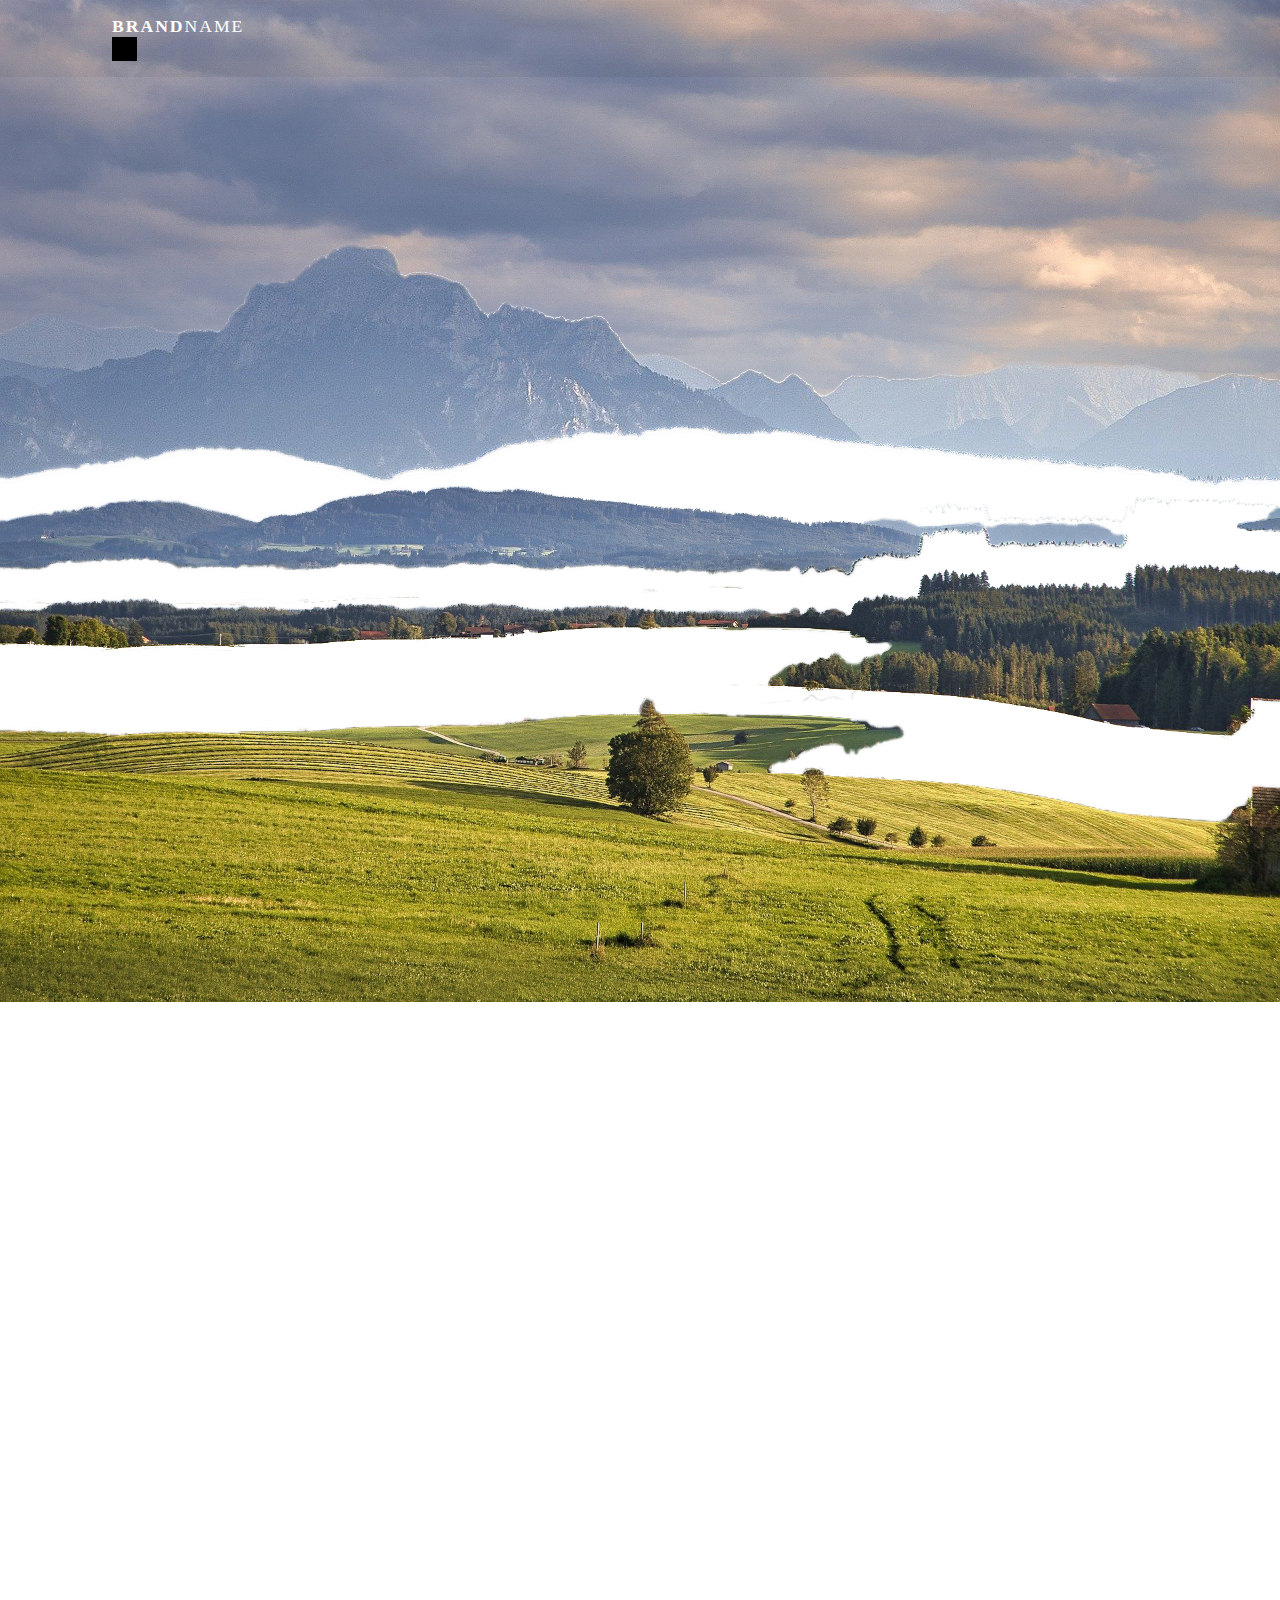
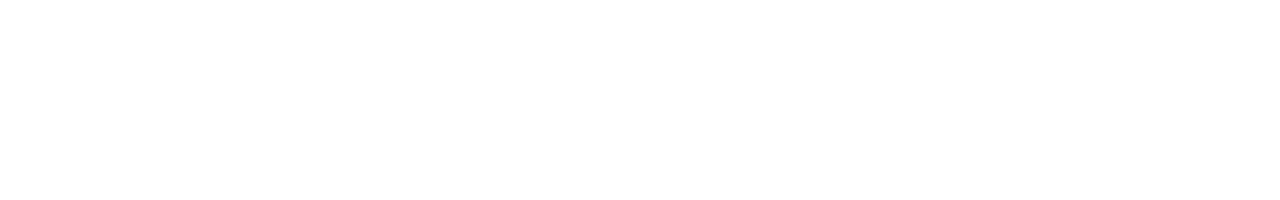
<file: index.html>
<!DOCTYPE html>
<html lang="en">

<head>
  <meta charset="UTF-8">
  <meta http-equiv="X-UA-Compatible" content="IE=edge">
  <meta name="viewport" content="width=device-width, initial-scale=1.0">
  <title>Parallax</title>
  <link rel="stylesheet" href="css/style.css">
</head>

<body>
  <header>

    <nav>
      <div id="con">
        <h3 class="logo">Brand<span>Name</span></h3>
        <div class="hamberger">
          <div class="bar"></div>
        </div>
      </div>
    </nav>
    <img src="img/Layer 2.png" class="san1 translate" data-speed="-0.55" alt="">
    <img src="img/Layer 3.png" class="san2 translate" data-speed="-0.35" alt="">
    <img src="img/Layer 4.png" class="san3 translate" data-speed="-0.25" alt="">
    <img src="img/Layer 5.png" class="san4 translate" data-speed="0.3" alt="">
    <img src="img/Layer 6.png" class="sky translate" data-speed="0.3" alt="">
  </header>

  <section></section>

  <script>
    const translate = document.querySelectorAll('.translate');
    console.log(translate);

    window.addEventListener('scroll', () => {
      let scroll = window.pageYOffset;
      console.log(scroll);
      translate.forEach(element => {
        let speed = element.dataset.speed;
        element.style.transform = `translateY(${scroll * speed}px)`
      })
    })
  </script>
</body>

</html>
</file>
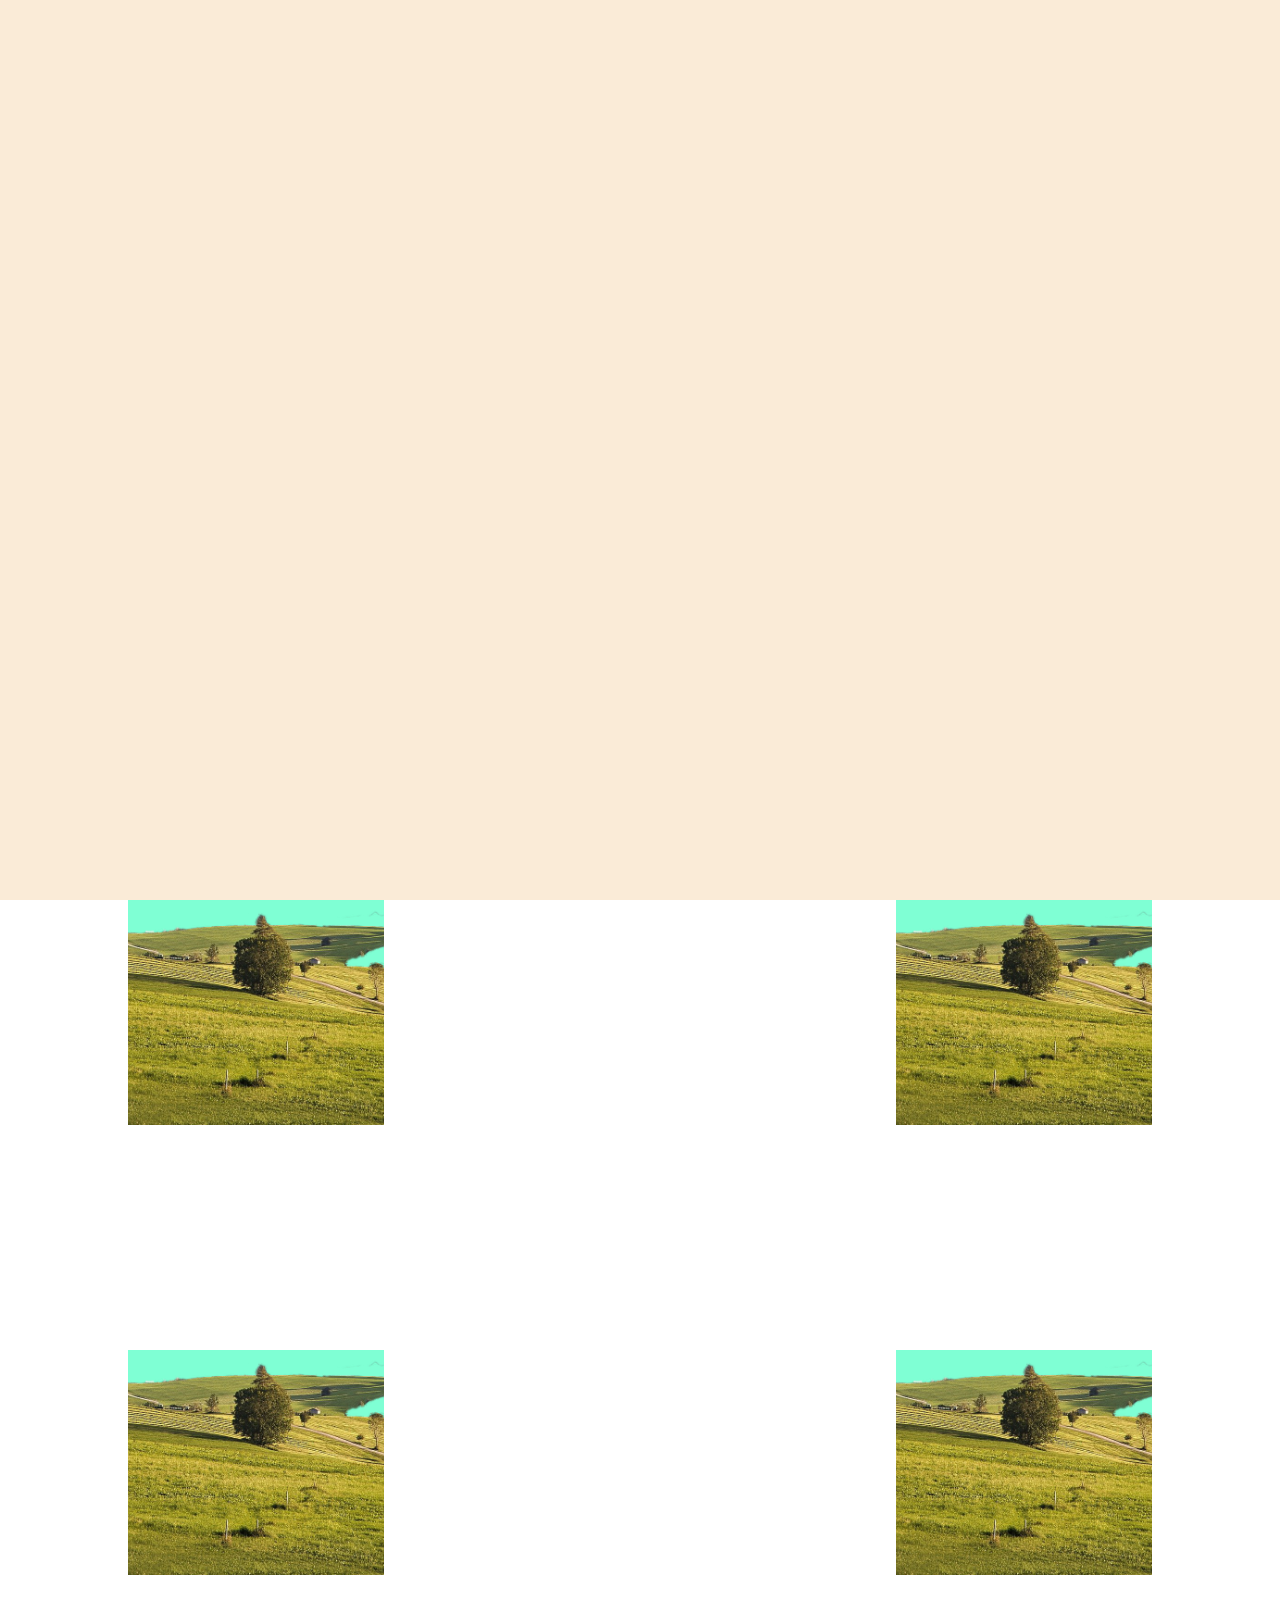
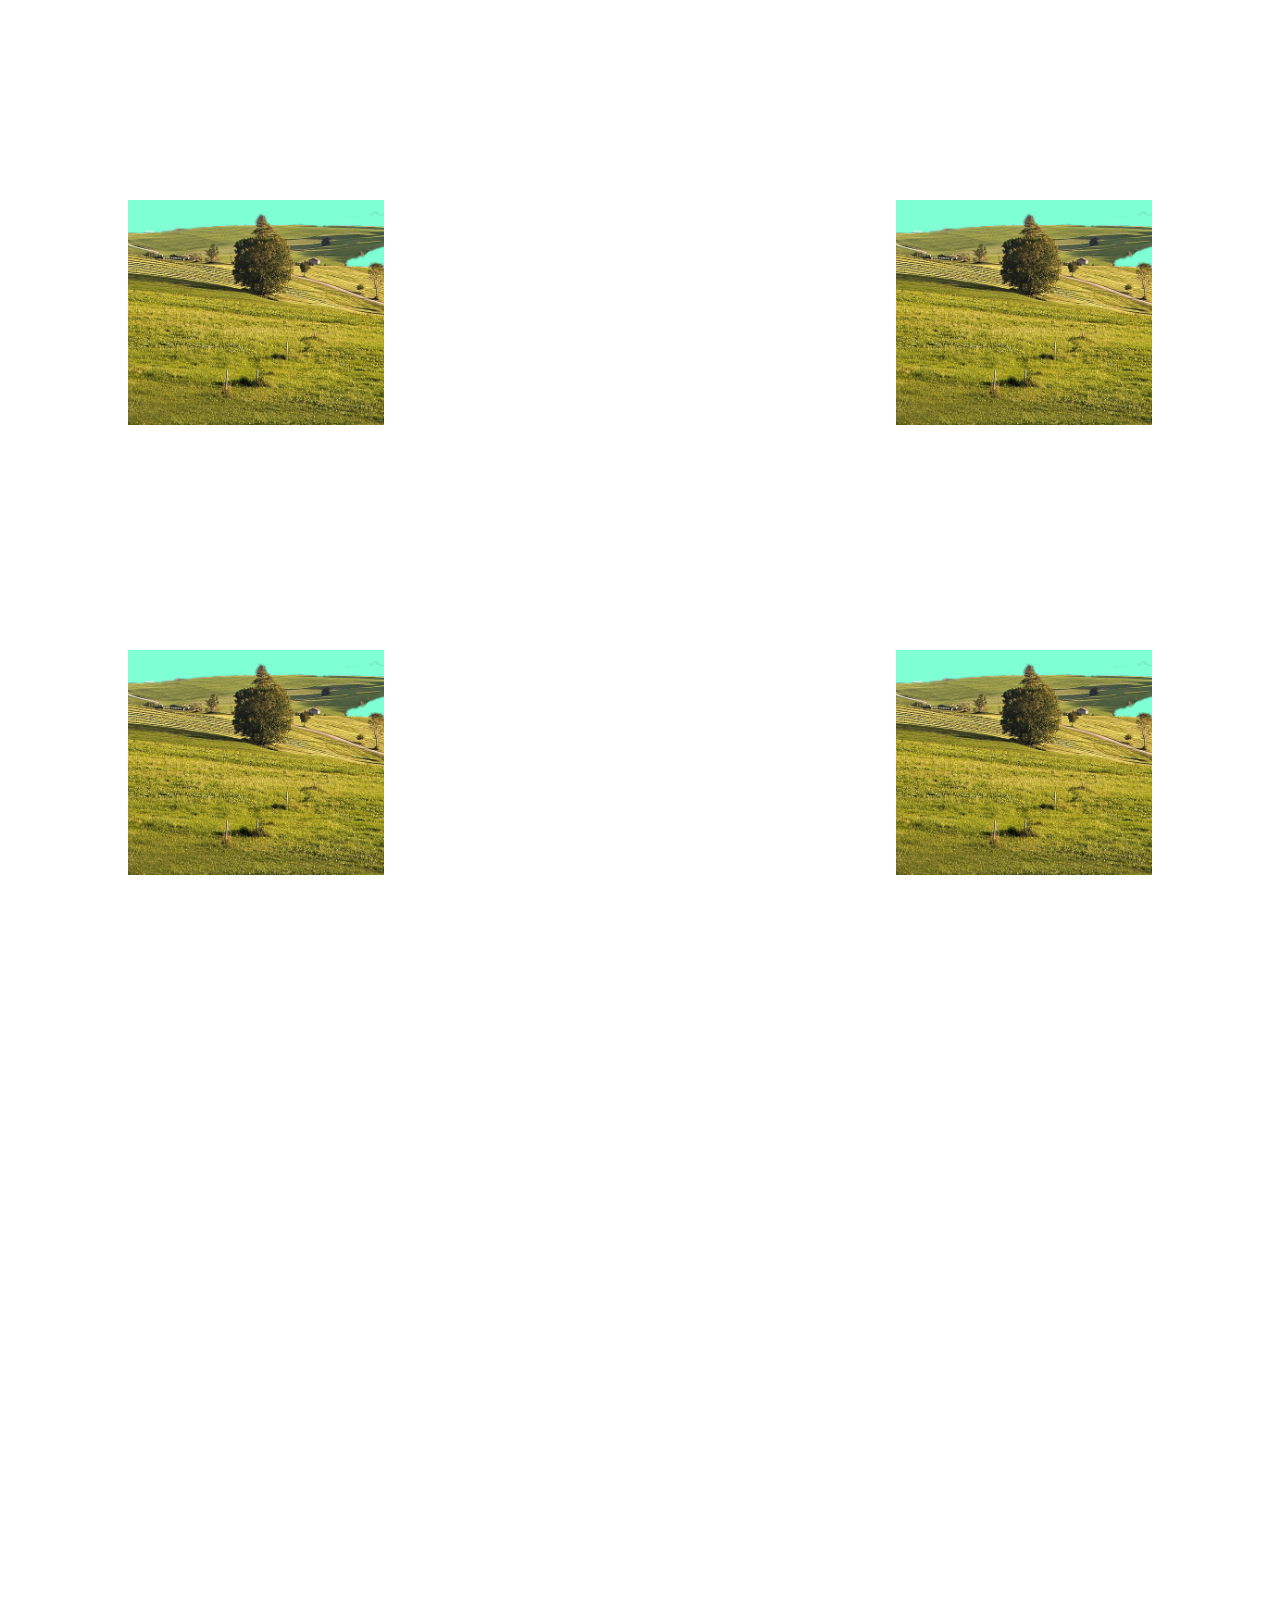
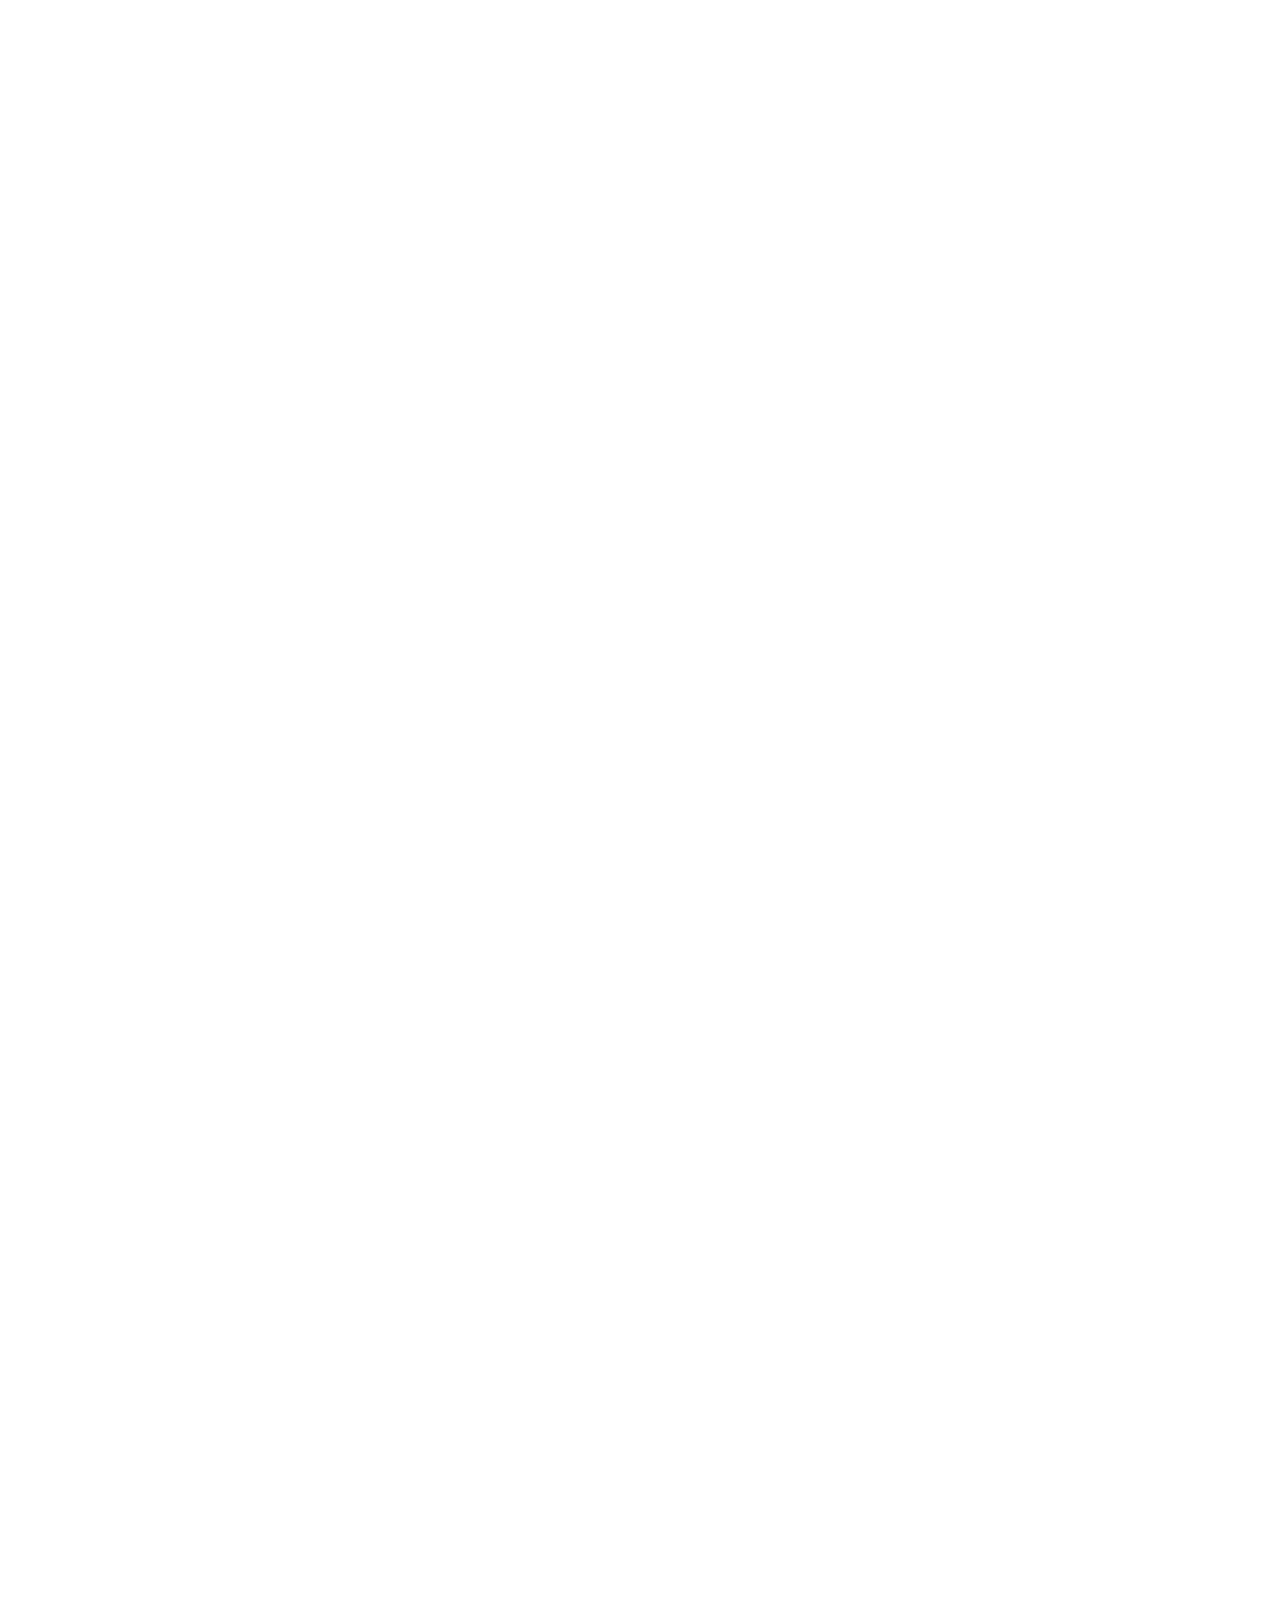
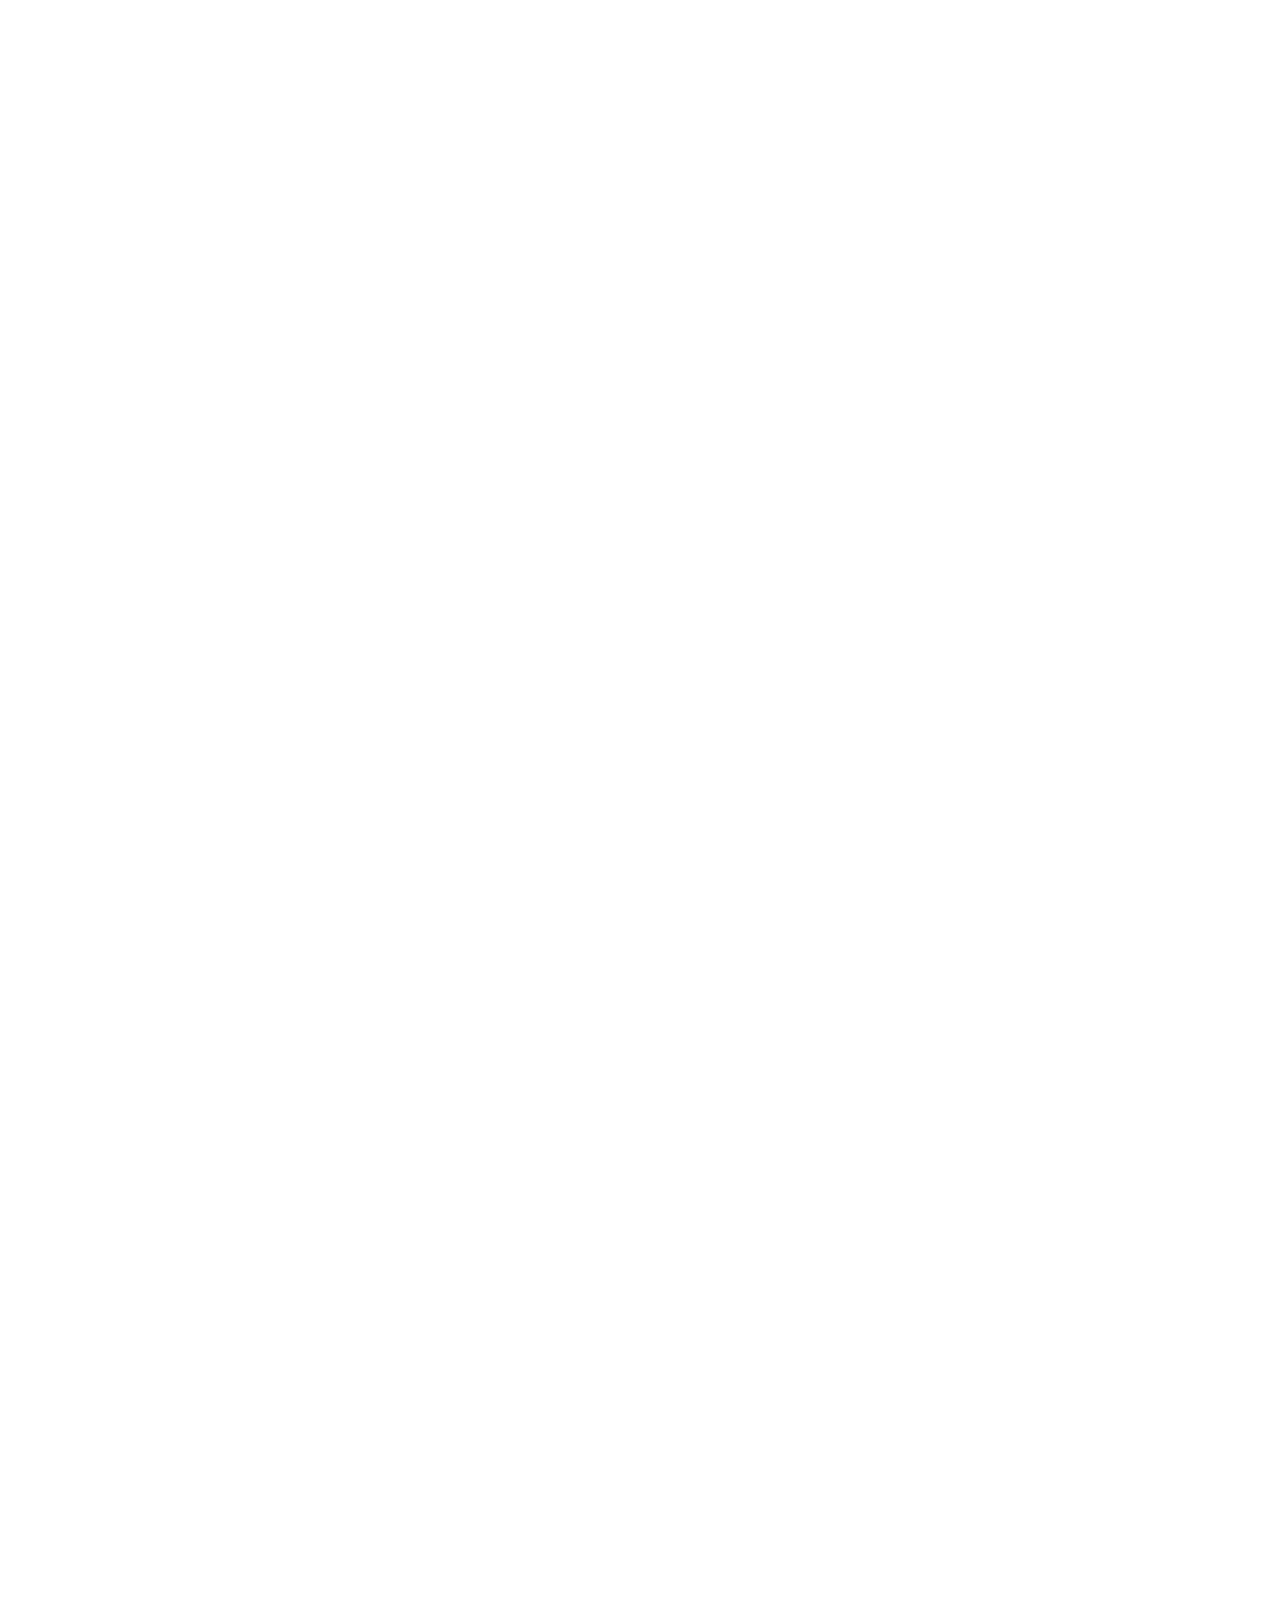
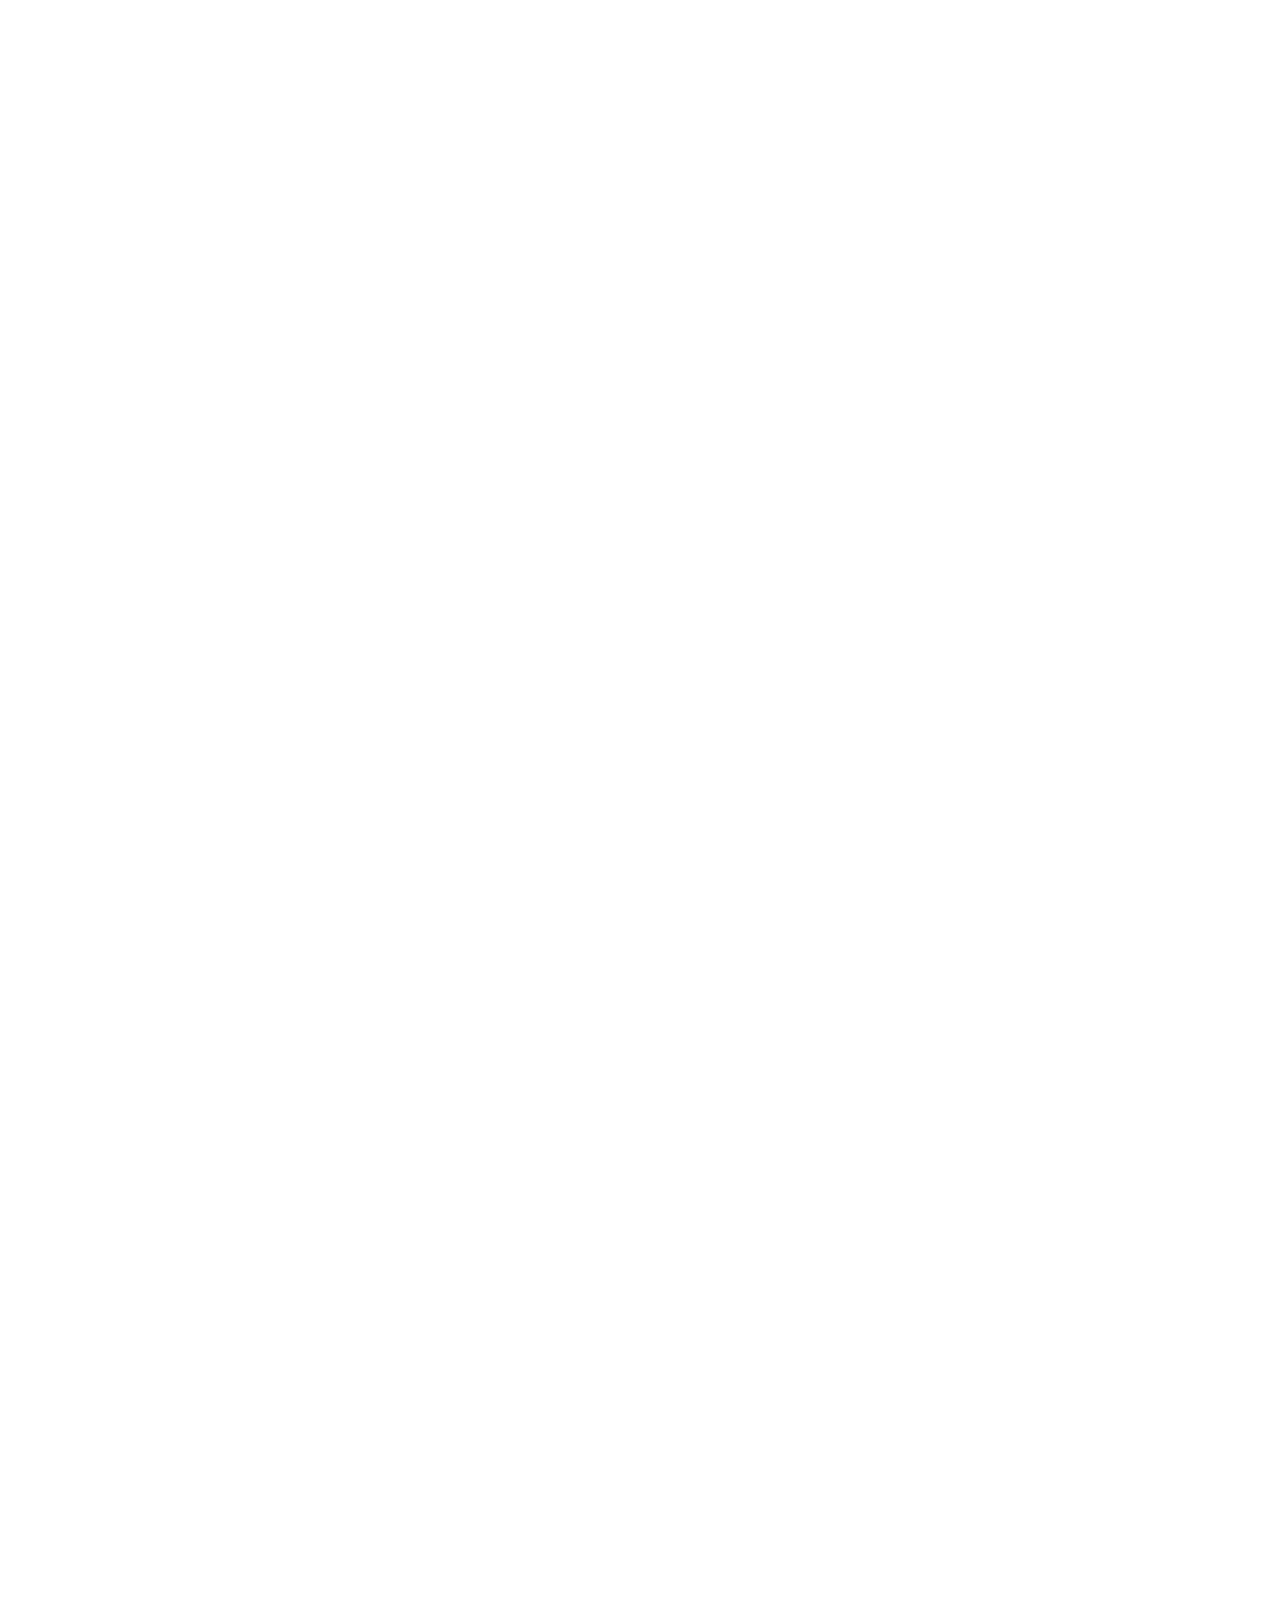
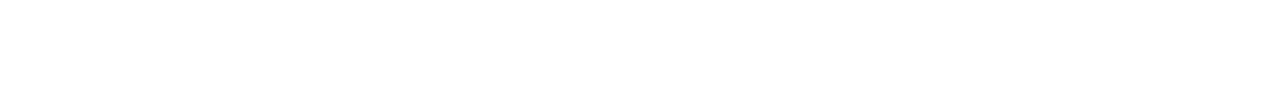
<file: 1121.html>
<!DOCTYPE html>
<html lang="en">
<head>
  <meta charset="UTF-8">
  <meta http-equiv="X-UA-Compatible" content="IE=edge">
  <meta name="viewport" content="width=device-width, initial-scale=1.0">
  <title>Document</title>

  <style>
    *{padding: 0; margin: 0;}
    .over-hid{
      overflow: hidden;
    }
      section{
      width: 100vw;
      height: 100vh;
      transition: 500ms;
    }
    section:nth-child(1){background-color: antiquewhite;}
    section:nth-child(2){position: relative; height: 200vh}

    section>div{
      background: url(/img/Layer\ 2.png) center center no-repeat;
      background-size: cover;
      width: 20vw;
      height: 25vh;    
      position: absolute;
      background-color: aquamarine;
    }
    div:nth-child(even){
      right: 10vw;
    }
    div:nth-child(odd){
      left: 10vw;
    }
    div:nth-child(1){top: 0}
    div:nth-child(2){top: 0}
    div:nth-child(3){top: 50vh}
    div:nth-child(4){top: 50vh}
    div:nth-child(5){top: 100vh}
    div:nth-child(6){top: 100vh}
    div:nth-child(7){top: 150vh}
    div:nth-child(8){top: 150vh}


  </style>
</head>
<body class="over-hid">
  
  <section></section>
  <section>
    <div></div>
    <div></div>
    <div></div>
    <div></div>
    <div></div>
    <div></div>
    <div></div>
    <div></div>
  </section>
  <section></section>
  <section></section>
  <section></section>
  <section></section>
  <section></section>
  <section></section>

  <script>

    const sec = document.querySelectorAll('section');

    let num = 0;
    
    const scrollEvent = (e) => {
      
      y = e.deltaY;
      if( y > 0 ) {
        let abc = sec[1].style.marginTop = "-" + num + "px";
        num += 100;    
        let current = parseInt(abc);
        console.log(current);
      } else {
        num = 0;
        sec[1].style.marginTop = num + "px";
      }
      console.log(sec[1].offsetTop);

      if ( sec[1].offsetTop <= -1700 ) {
      document.body.classList.remove('over-hid');

      window.removeEventListener('wheel', scrollEvent);
      // 스코프 문제로, window 애드이벤트는 실행 중에 리무브이벤트리스너 조건을 걸어야 하는 모양이다.
    }
    };

    window.addEventListener('wheel', scrollEvent);

    
    

  </script>

</body>


</html>
</file>
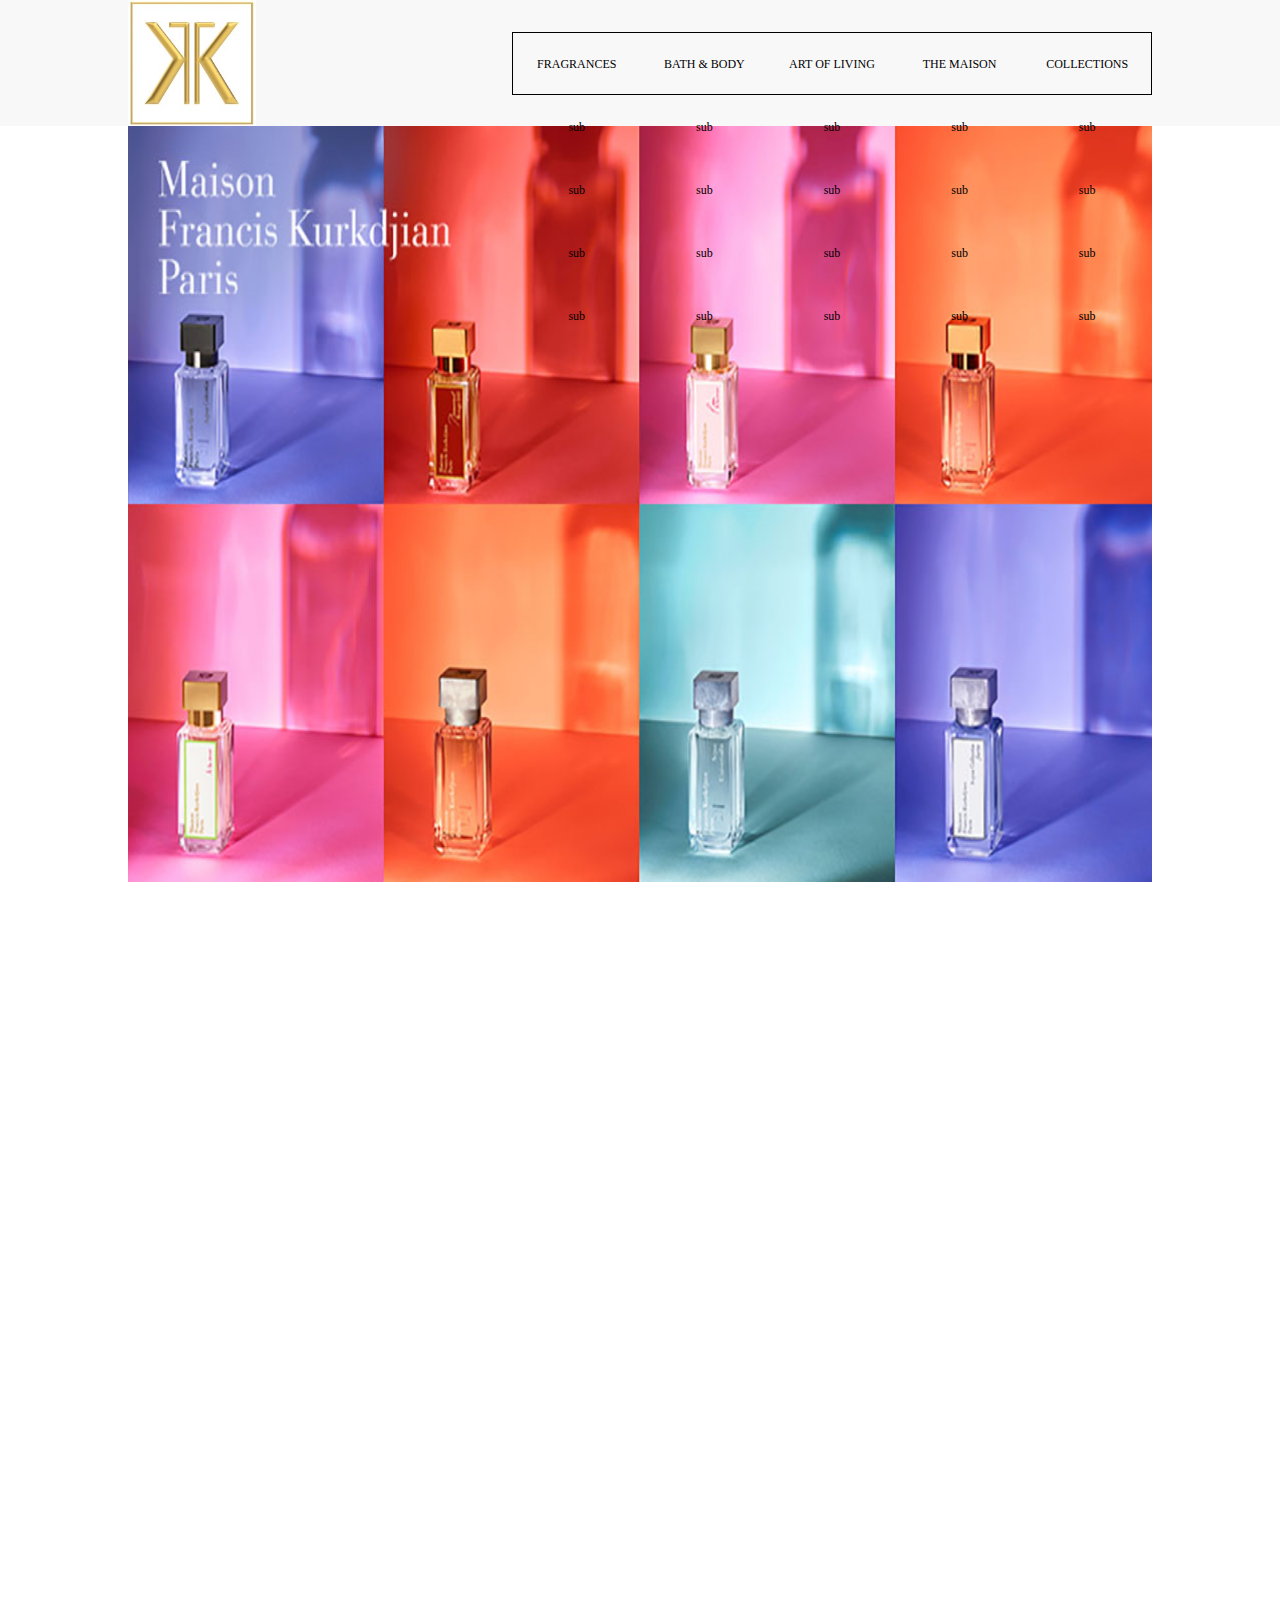
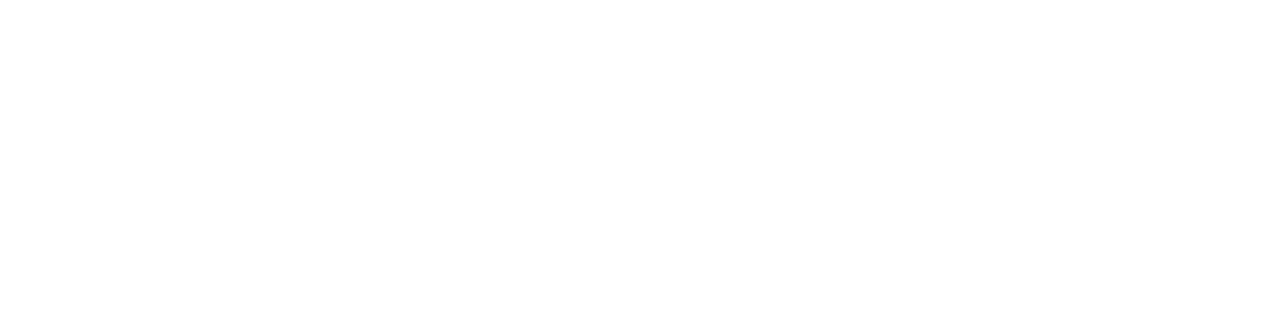
<file: ds.html>
<!DOCTYPE html>
<html lang="en">
<head>
  <meta charset="UTF-8">
  <meta http-equiv="X-UA-Compatible" content="IE=edge">
  <meta name="viewport" content="width=device-width, initial-scale=1.0">
  <title>Document</title>

  <style>
    *{padding: 0; margin: 0; box-sizing: border-box;}
    ul,li{list-style: none;}
    header{
      width: 100%;
      height: 14vh;
      display: flex;
      justify-content: space-around;
      align-items: center;
      background-color: rgba(189, 189, 189, 0.1);
    }

    #logo{
      width: 10vw;
      height: 100%;
    }
    #gnb{
      width: 50vw;
      height: 7vh;
      border: 1px solid black;
      text-align: center;
      line-height: 7vh;
    }
    #gnb>li{
      float: left;
      width: 20%;
      font-size: 12px;
    }
    #sub{
      position: relative;
      z-index: 9;
    }

    section{
      width: 100vw;
      height: 200vh;
    }
    #image{
      margin: 0 auto;
      width: 80vw;
      height: 84vh;
    }
    #image>img{
      width: 100%;
      height: 100%;
    }

  </style>
</head>
<body>
  
  <header>
    <div id="logo"><a href="#"><img style="width: 100%; height: 100%;" src="./img/jklogo.jpg" alt=""></a></div>
    <ul id="gnb">
      <li>FRAGRANCES
        <ul id="sub">
          <li>sub</li>
          <li>sub</li>
          <li>sub</li>
          <li>sub</li>
        </ul>
      </li>
      <li>BATH & BODY
        <ul id="sub">
          <li>sub</li>
          <li>sub</li>
          <li>sub</li>
          <li>sub</li>
        </ul>
      </li>
      <li>ART OF LIVING
        <ul id="sub">
          <li>sub</li>
          <li>sub</li>
          <li>sub</li>
          <li>sub</li>
        </ul>
      </li>
      <li>THE MAISON
        <ul id="sub">
          <li>sub</li>
          <li>sub</li>
          <li>sub</li>
          <li>sub</li>
        </ul>
      </li>
      <li>COLLECTIONS
        <ul id="sub">
          <li>sub</li>
          <li>sub</li>
          <li>sub</li>
          <li>sub</li>
        </ul>
      </li>
    </ul>
  </header>

  <section>
    <div id="image">
      <img src="./img/main.jpg" alt="">
    </div>

  </section>
  <footer></footer>

</body>
</html>
</file>
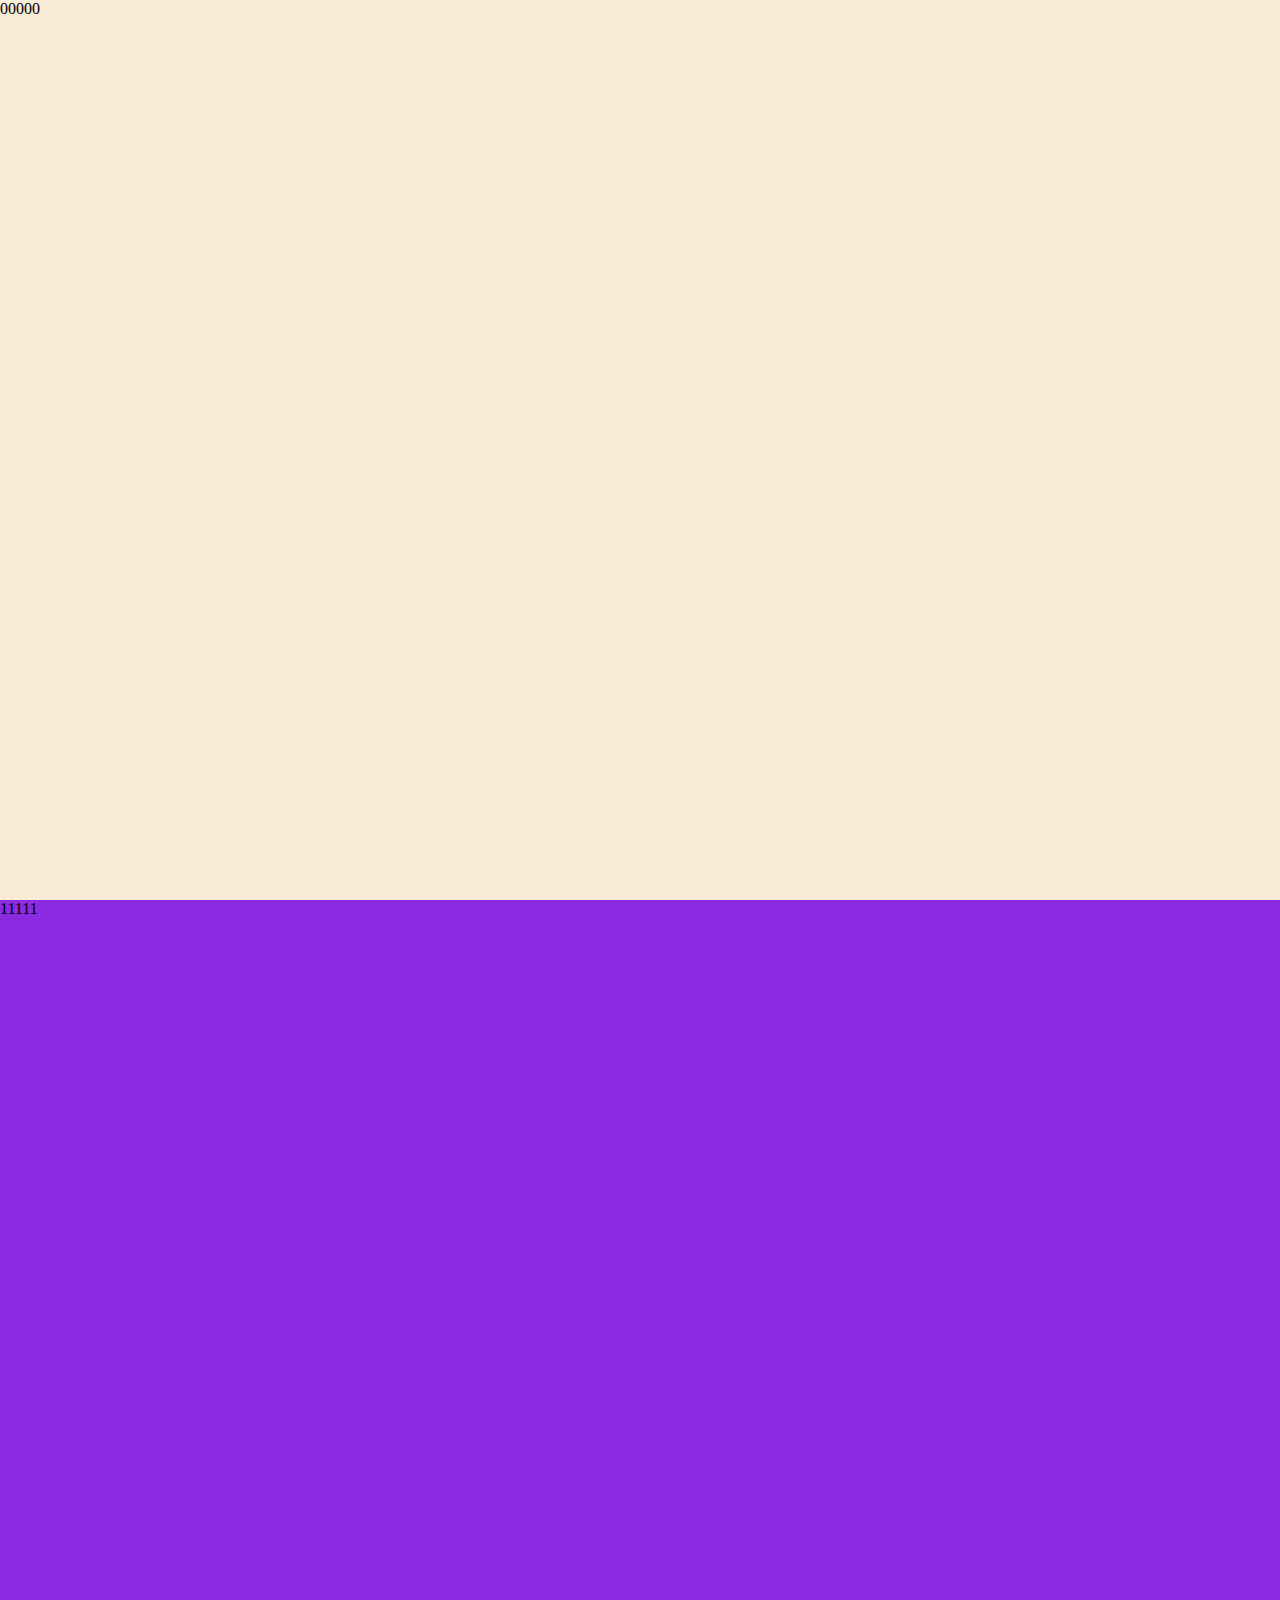
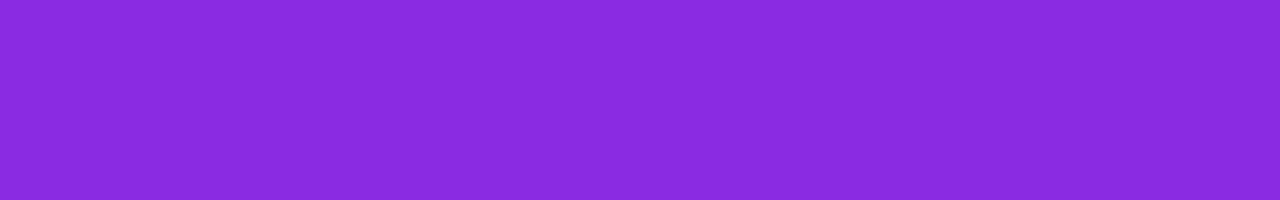
<file: fsf.html>
<!DOCTYPE html>
<html lang="en">

<head>
  <meta charset="UTF-8">
  <meta http-equiv="X-UA-Compatible" content="IE=edge">
  <meta name="viewport" content="width=device-width, initial-scale=1.0">
  <title>Document</title>

  <style>
    * {
      padding: 0;
      margin: 0;
    }

    /* body{overflow: hidden;} */
    section {
      width: 100vw;
      height: 100vh;
      transition: 500ms;
    }

    section:nth-child(1) {
      background-color: antiquewhite;
    }

    section:nth-child(2) {
      background-color: blueviolet;
    }
  </style>
</head>

<body>
  <div id="container">
    <section>00000</section>
    <section>11111</section>
  </div>

  <script>
    const container = document.querySelector('#container');
    const sec = document.querySelectorAll('section');

    container.addEventListener('click', (event) => {

      // 컨테이너 자식의 위치값을 찾았다.
      console.log(event.target.offsetTop);
      // 클릭한 자식중의 하나에 대한 위치값을 변수에 담았다.
      let getOffsetValue = event.target.offsetTop;
      // arrow function 때문에 event parameter는 상위 스코프인
      // window를 가리킨다. 주의할 것
      console.log(this)
      // 아래의 콘솔은 window의 스크롤값을 접근하고자 한것
      console.log(this.scrollY);
      // window의 전체 높이값
      console.log(this.outerHeight);


      if (this.scrollY < this.outerHeight / sec.length) {
        console.log('less scrollY value');
      } else {
        console.log('more scrollY value');
      }
    });
  </script>

</body>


</html>
</file>
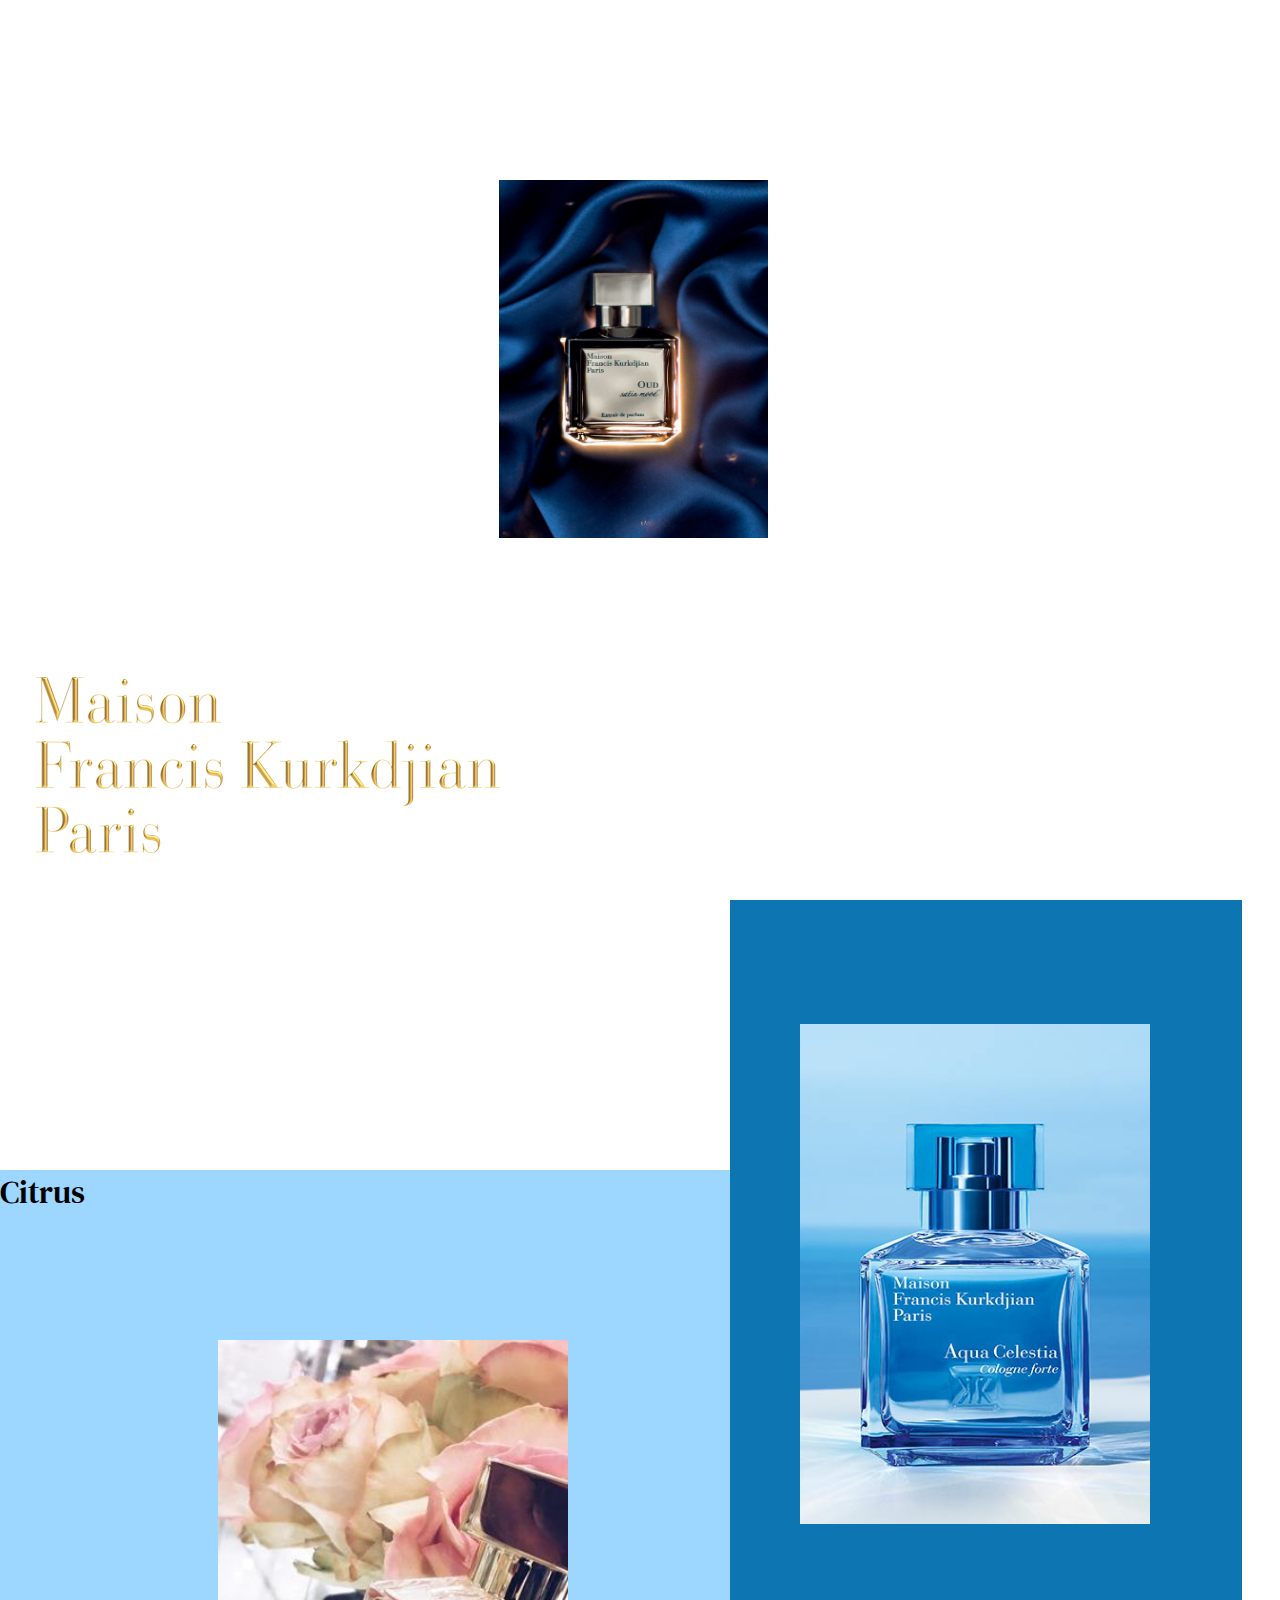
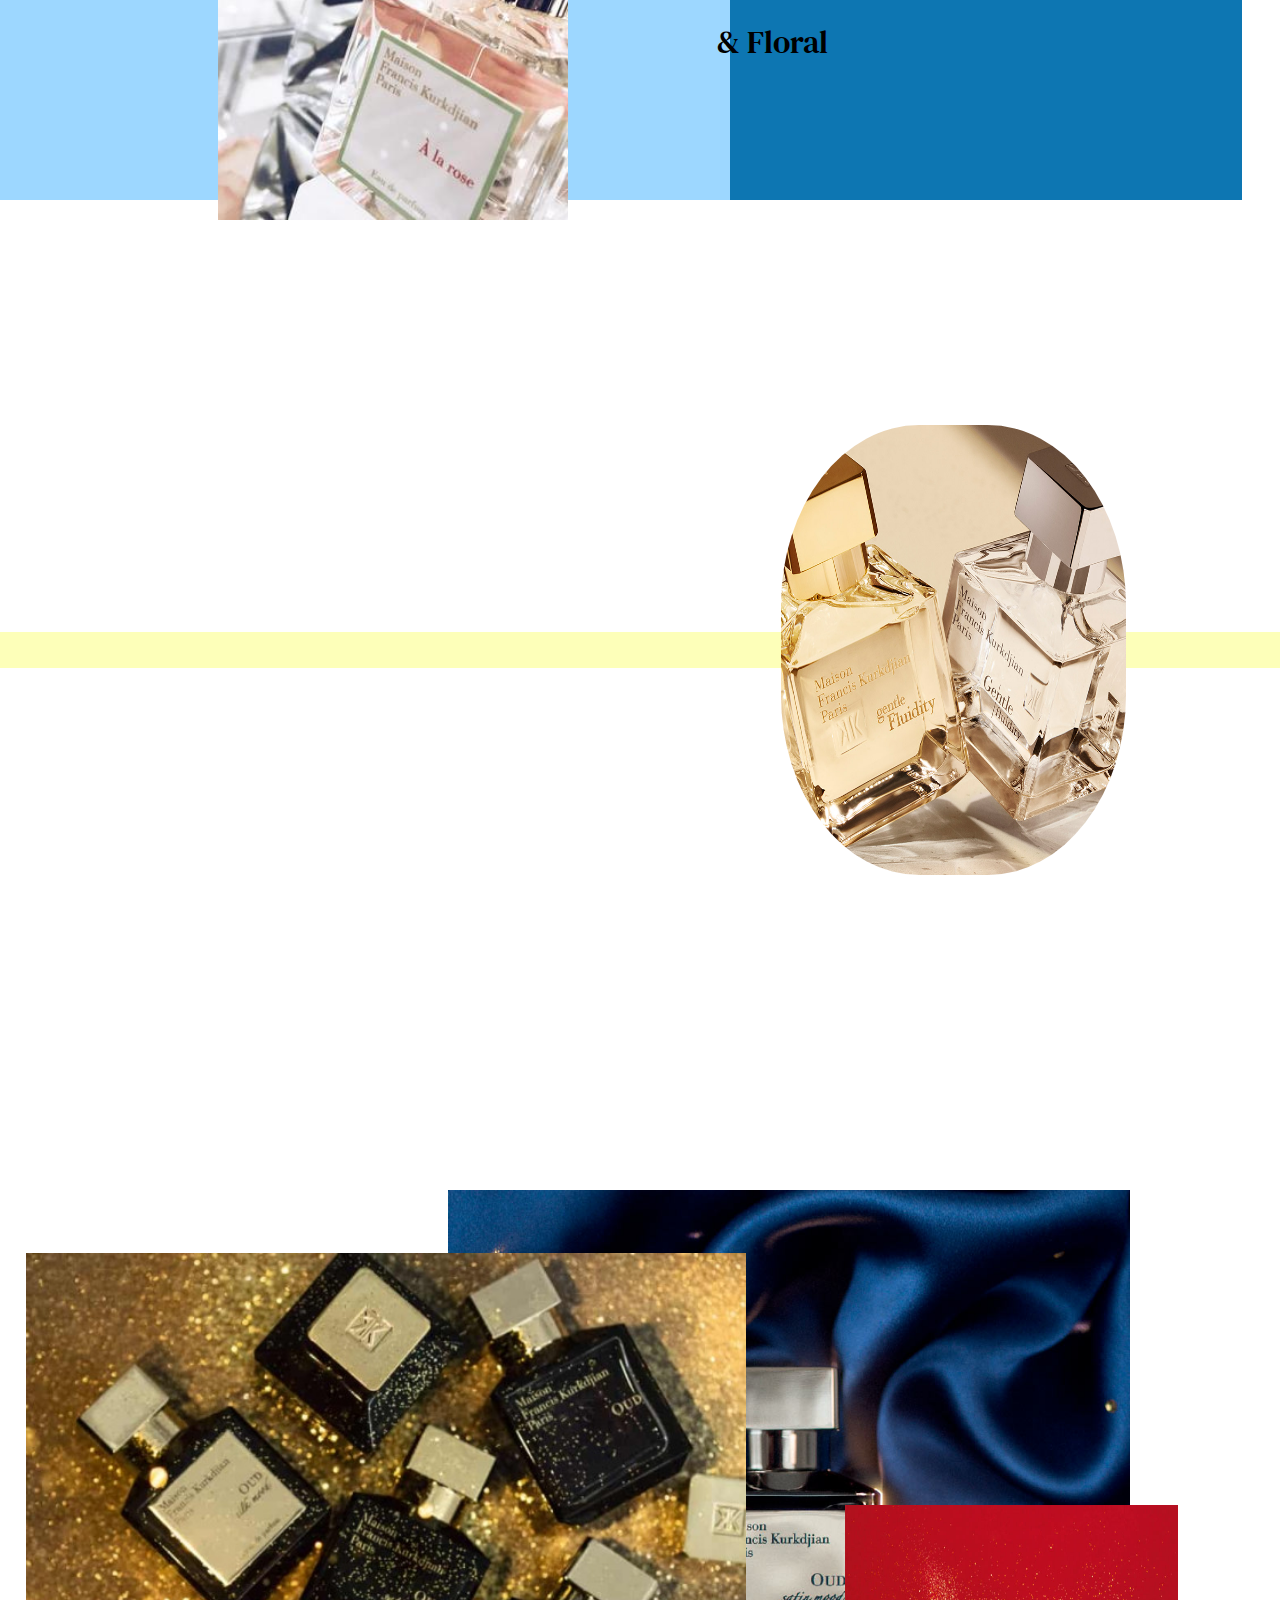
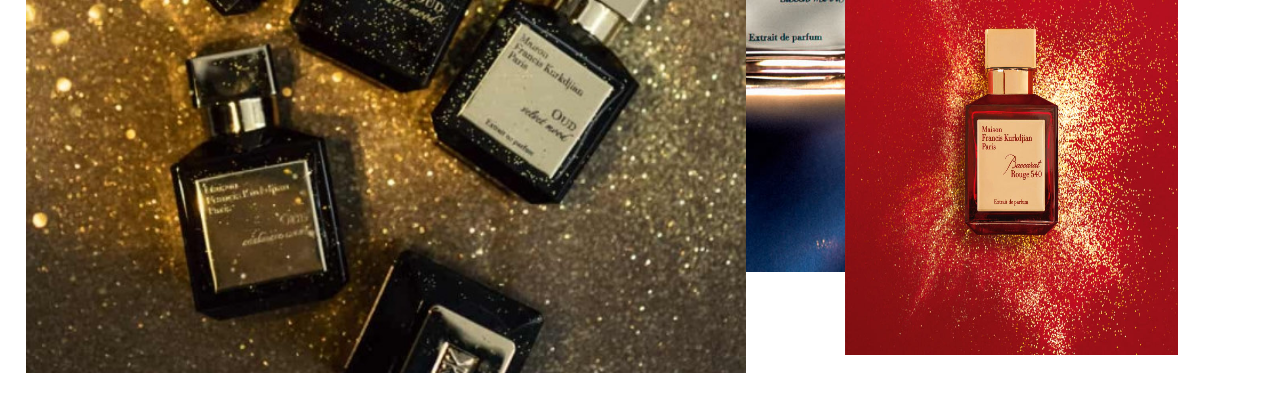
<file: popol.html>
<!DOCTYPE html>
<html lang="en">

<head>
  <meta charset="UTF-8">
  <meta http-equiv="X-UA-Compatible" content="IE=edge">
  <meta name="viewport" content="width=device-width, initial-scale=1.0">
  <title>Document</title>

  <link rel="stylesheet" href="css/popol.css">
</head>

<body>

  <header class="right-5">
    <div id="logo"><a href="#"><img src="img/jklogo.jpg" alt=""></a></div>

    <ul id="gnb">
      <li><a href="#">112121</a></li>
      <li><a href="#">212121</a></li>
      <li><a href="#">312121</a></li>
      <li><a href="#">412121</a></li>
      <li><a href="#">512121</a></li>
    </ul>
  </header>

  <section id="top">

    <div id="center-img">
      <img src="/img/satin.png" alt="">
    </div>

    <div id="full-logo" class="opa-0">
      <img src="/image/logo.png" alt="">
    </div>

  </section>

  <section id="mid">
    <div>
      <p>& Floral</p>
      <div id="aselfo">
        <img src="/img/아셀코포.png" alt="">
      </div>

    </div>

    <div>
      <p>Citrus</p>
      <div id="rose">
        <img src="/image/alarose.jpg" alt="">
      </div>

    </div>

  </section>

  <section id="bot">

    <div id="genfl">
      <img src="/image/젠플.jpg" alt="">
    </div>

    <div id="line"></div>

  </section>

  <section id="last">

    <div id="satin">
      <img src="/image/satin.jpg" alt="">
    </div>

    <div id="silk">
      <img src="/image/silk1.jpg" alt="">
    </div>

    <div id="bakara">
      <img src="/image/바카라1.jpg" alt="">
    </div>

  </section>

  <script>
    window.addEventListener('load', () => {
      const $sec = document.querySelectorAll('section');
      const $fullLogo = document.querySelector('#full-logo');

      $fullLogo.classList.replace('opa-0', 'opa-1')
      window.addEventListener('scroll' , () => {

        console.log(scrollY);

        if (scrollY >= 100) {
        $fullLogo.classList.replace('opa-1', 'opa-0')
      } else {
        $fullLogo.classList.replace('opa-0', 'opa-1')
      }


      })


    })
  </script>
</body>


</html>
</file>
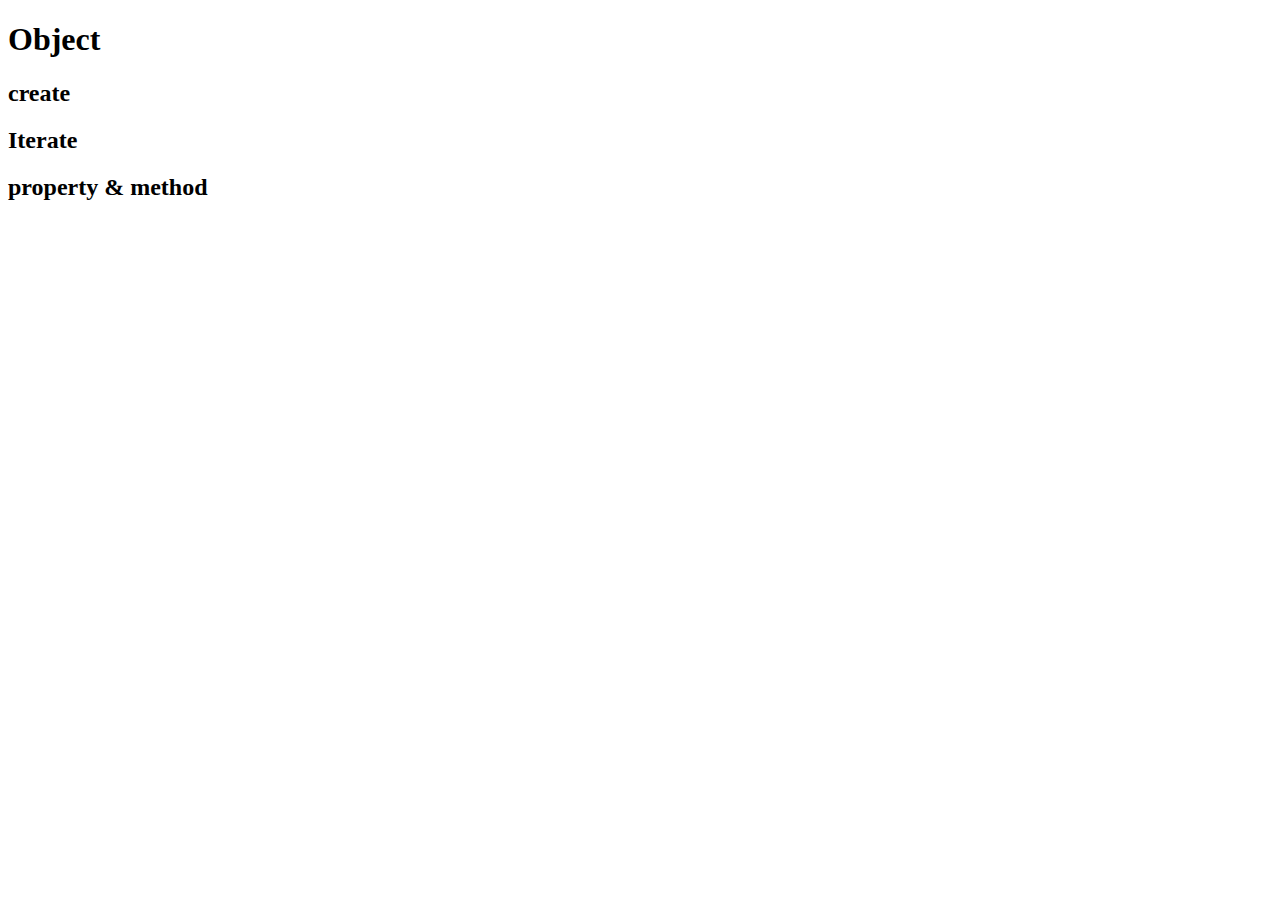
<file: 생활코딩_object.html>
<!DOCTYPE html>
<html lang="en">
<head>
  <meta charset="UTF-8">
  <meta http-equiv="X-UA-Compatible" content="IE=edge">
  <meta name="viewport" content="width=device-width, initial-scale=1.0">
  <title>Document</title>
</head>
<body>
  <h1>Object</h1>

  <h2>create</h2>

  <script>
    let cow = {
      name : 'JW',
      age : 28,
    }

    console.log(cow.name + '<br>');
    console.log(cow.age);
  </script>
  <!-- 
    배열이란 데이터가 '순서대로 들어가 있는것'
    순서대로가 아니라 마음대로 넣을 수 있는 것이 객체
  -->

  <h2>Iterate</h2>
  <script>
    for(let key in cow) {
      console.log(cow[key]);
    }
  </script>


<h2>property & method</h2>
<script>
  cow.showAll = function() {
    for(let key in this) {
      console.log(key ,':', this[key]);
    }
  }
  cow.showAll();
</script>


<script>


  let body = {
    setColor : ,
    
  }
</script>
</body>
</html>
</file>
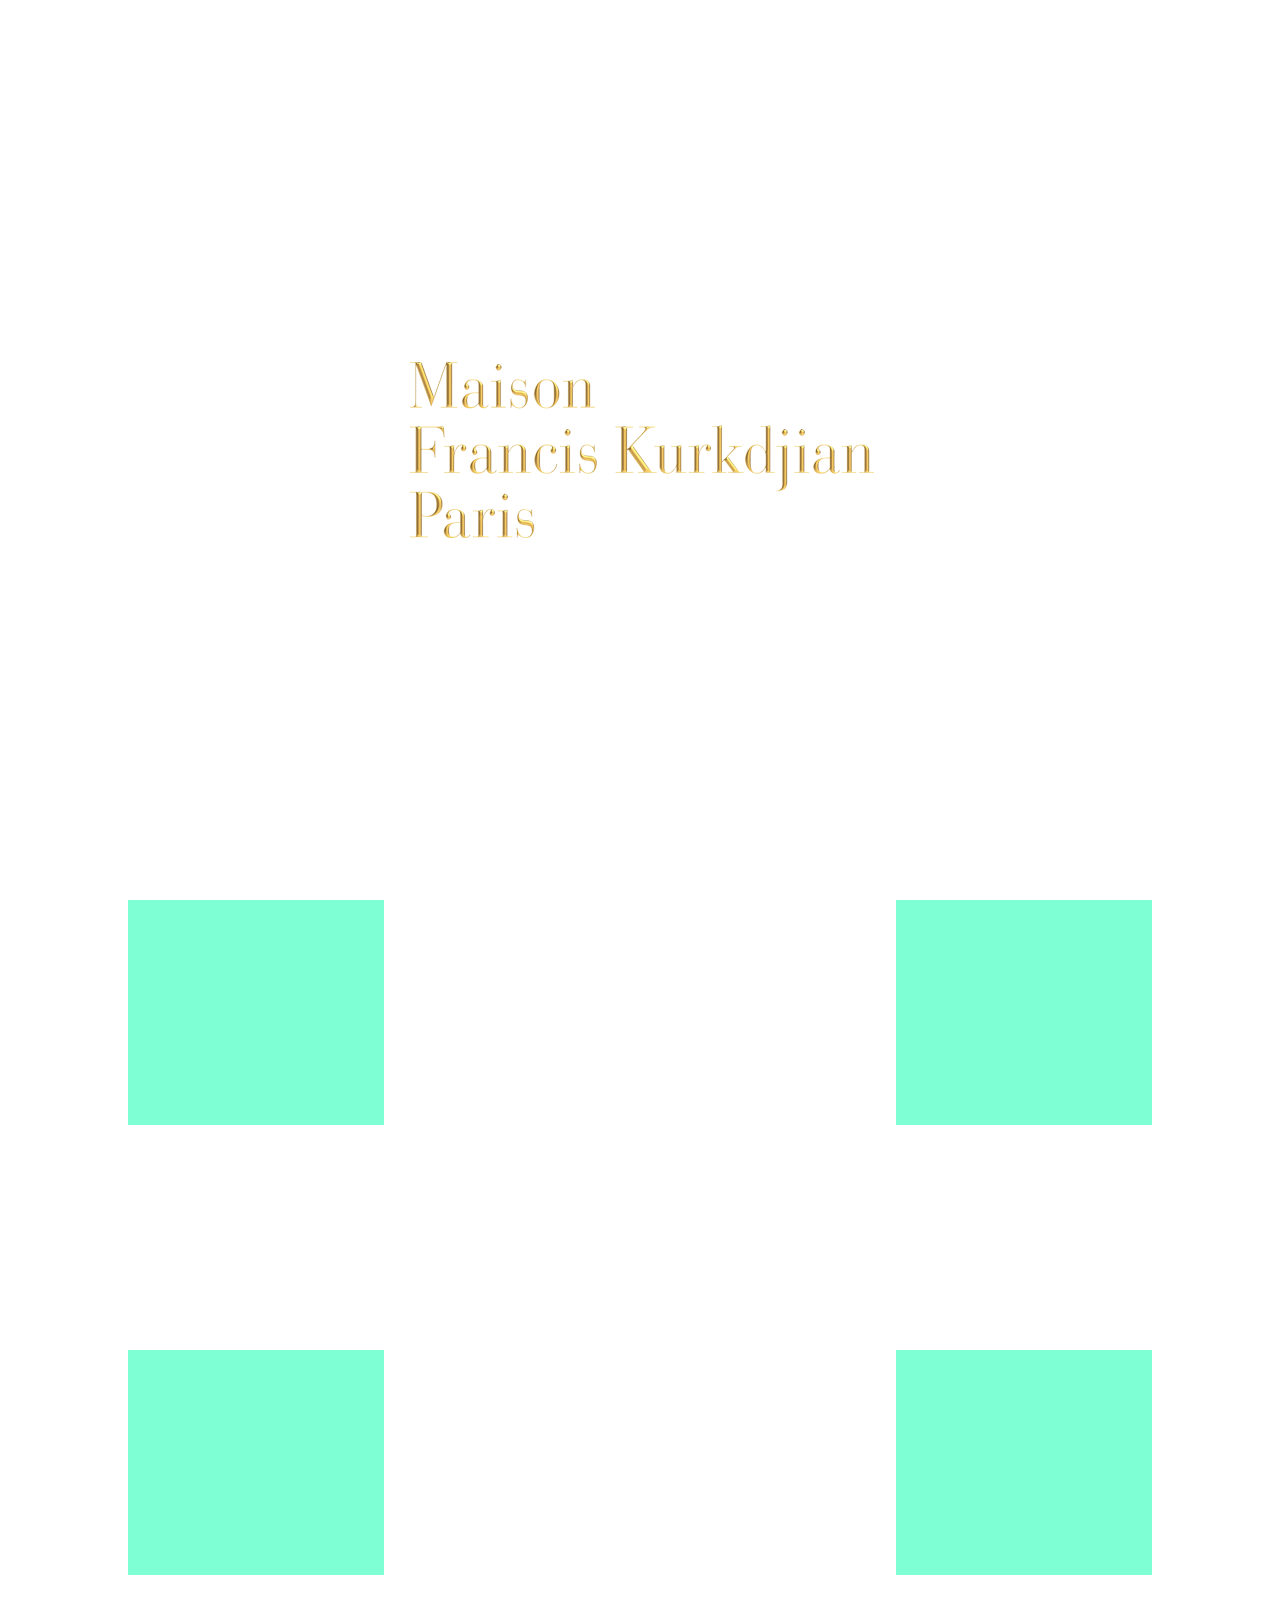
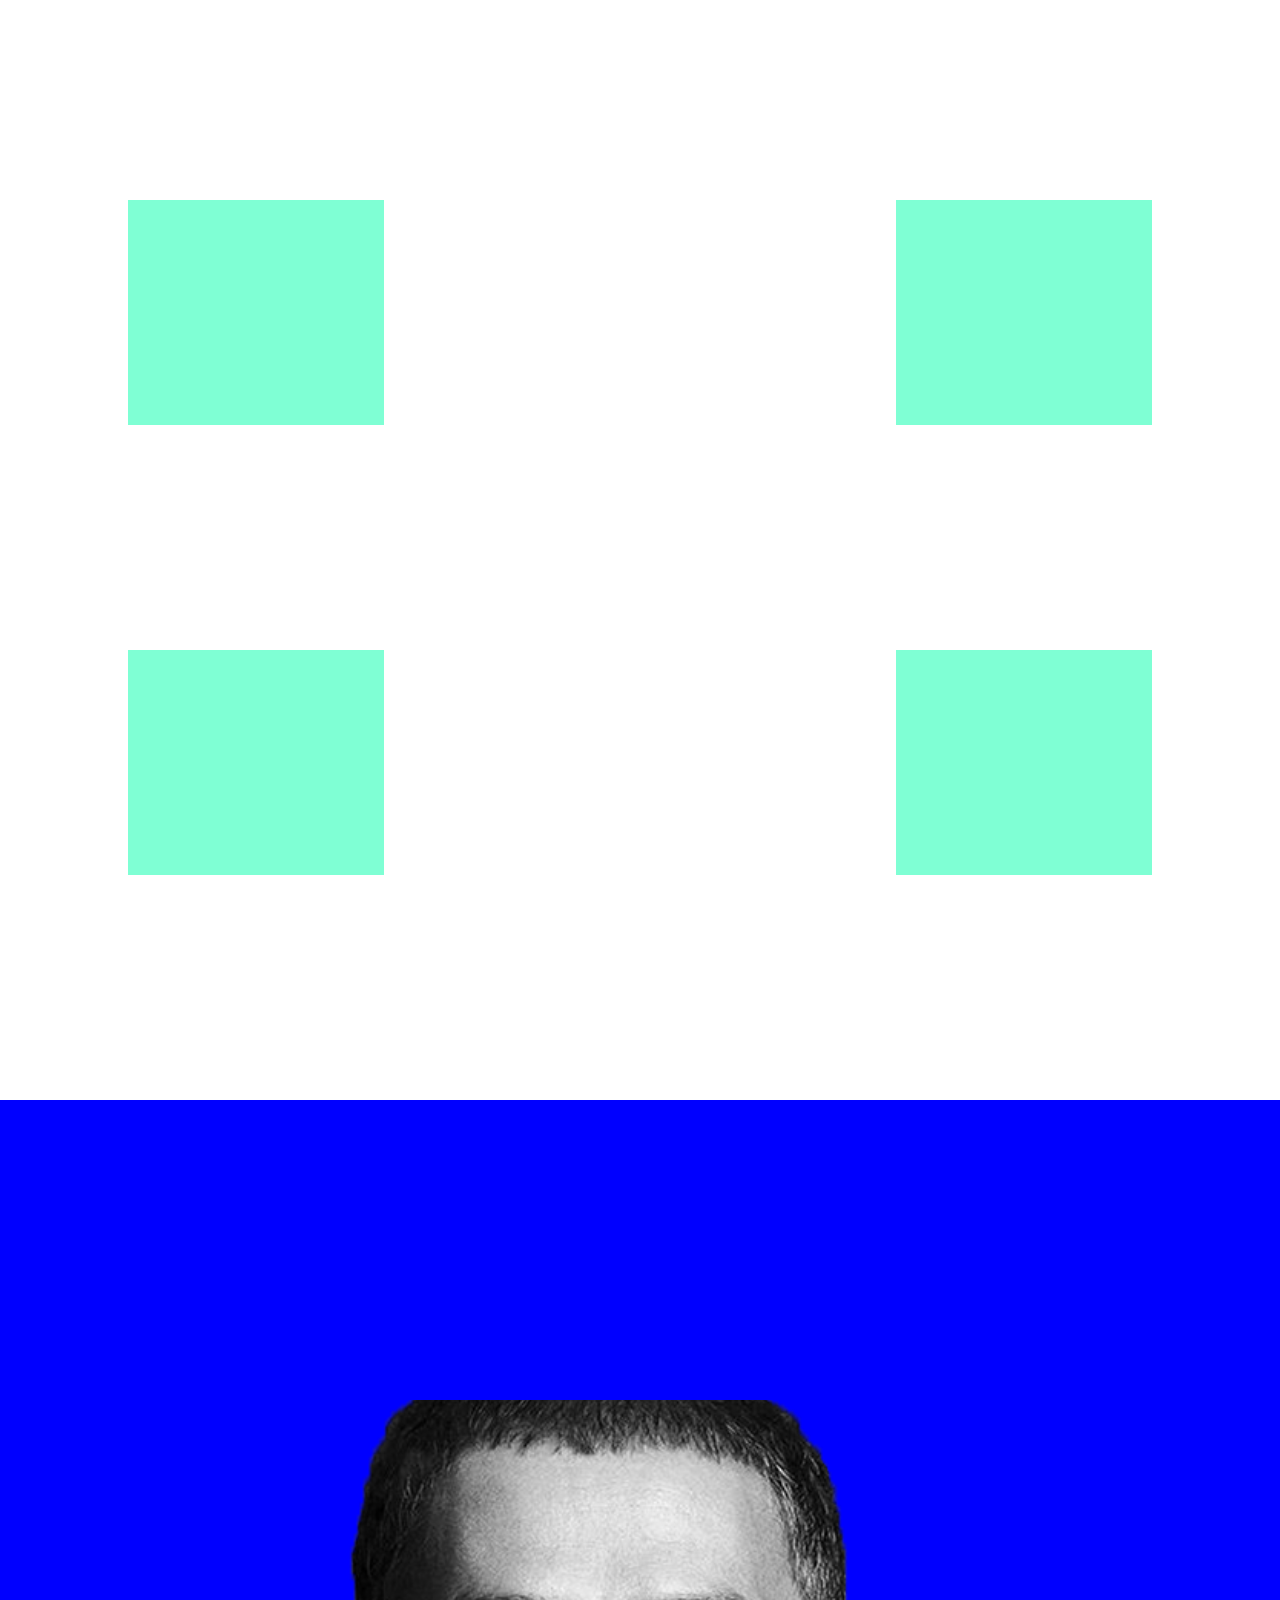
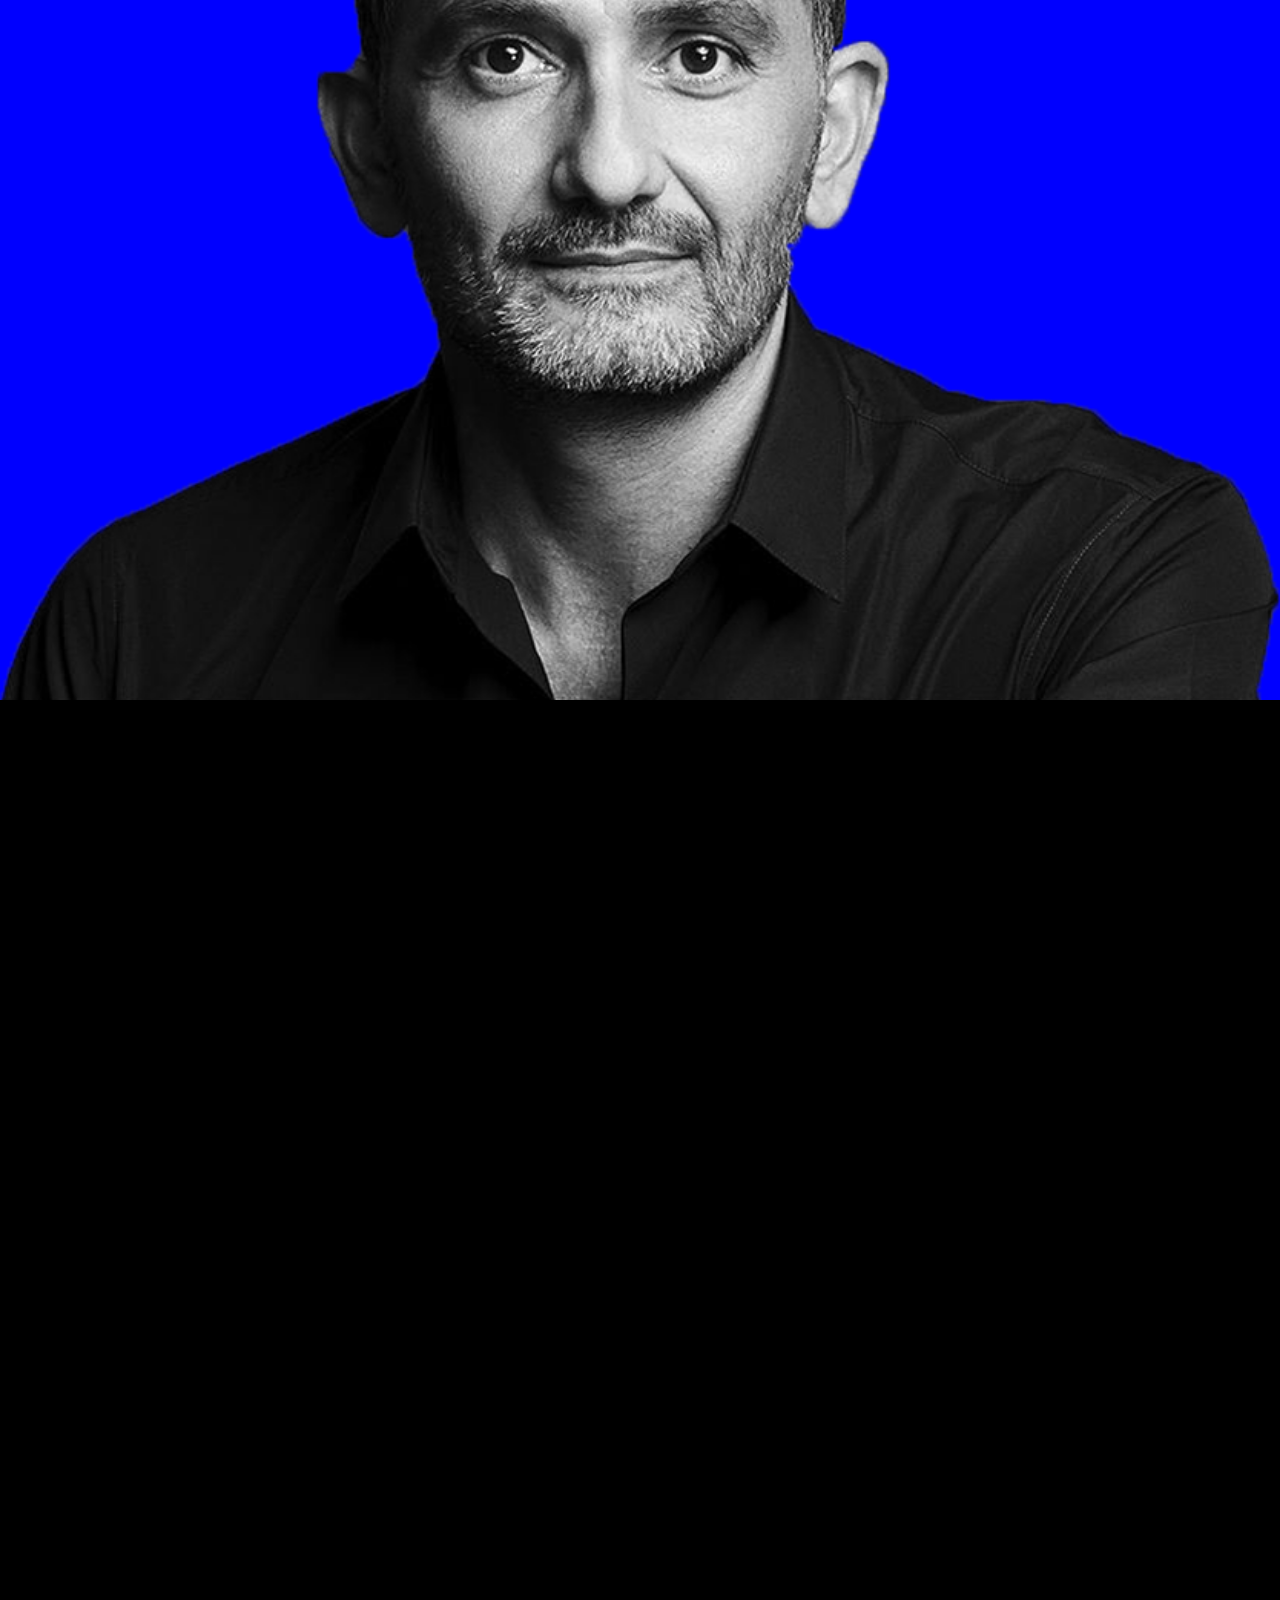
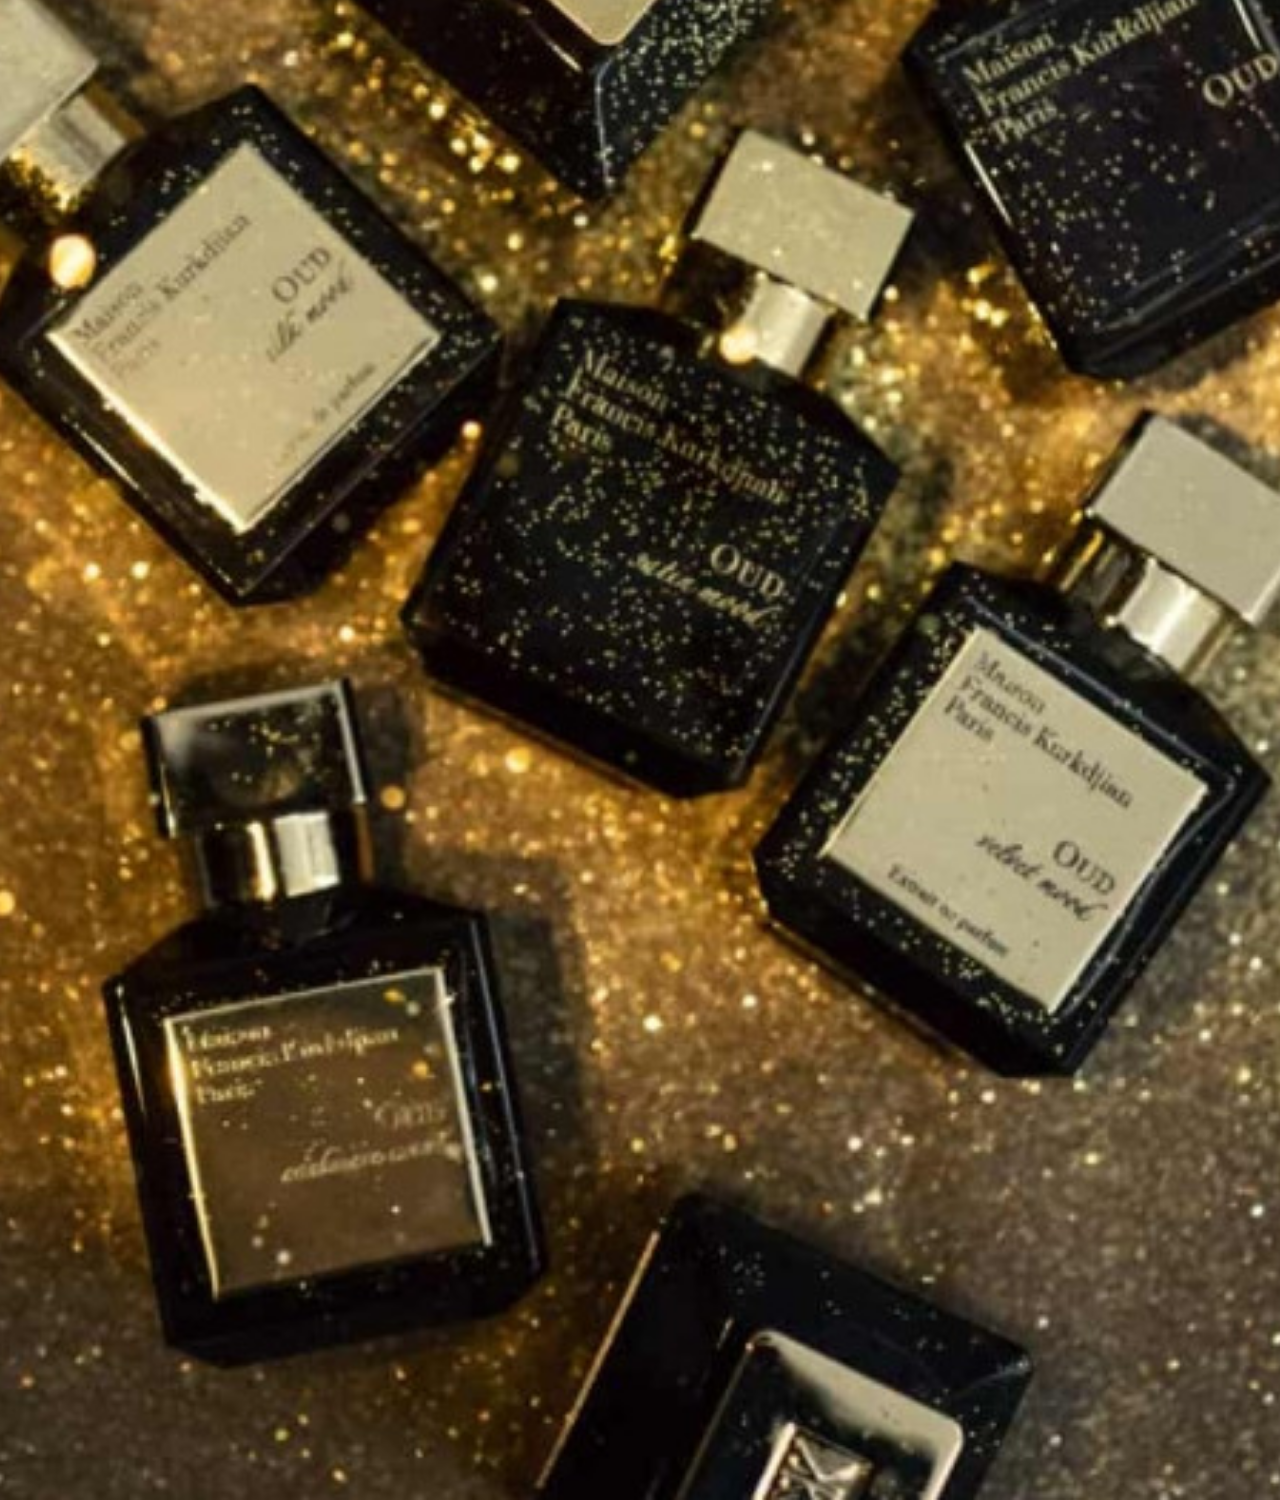
<file: 패럴렉스and Fixed.html>
<!DOCTYPE html>
<html lang="en">

<head>
  <meta charset="UTF-8">
  <meta http-equiv="X-UA-Compatible" content="IE=edge">
  <meta name="viewport" content="width=device-width, initial-scale=1.0">
  <title>Document</title>

  <style>
    * {
      padding: 0;
      margin: 0;
    }

    .over-hid {
      overflow: hidden;
    }

    #logo{
      width: 100%;
      height: 100%;
      background: url(./image/logo.png) center center no-repeat;
      position: absolute;
      top: 0%;
      left: 50%;
      transform: translateX(-50%);
      z-index: 20;
      transition: 3000ms;
      background-color: white;
    }

    section {
      width: 100vw;
      height: 100vh;
      transition: 500ms;
    }

    nav{
      width: 100%;
      height: 50%;
      background: url(./image/shop1_209_top_630067.jpg) center center no-repeat;
      background-size: cover;
      opacity: 1;
      transition: 2000ms;
      position: relative;
    }

    section:nth-child(1) {
      background-color: antiquewhite;
      overflow: hidden;
    }

    section:nth-child(2) {
      position: relative;
      height: 200vh
    }

    section>div {
      background-size: cover;
      width: 20vw;
      height: 25vh;
      position: absolute;
      background-color: aquamarine;
    }

    div:nth-child(even) {
      right: 10vw;
    }

    div:nth-child(odd) {
      left: 10vw;
    }

    div:nth-child(1) {
      top: 0
    }

    div:nth-child(2) {
      top: 0
    }

    div:nth-child(3) {
      top: 50vh
    }

    div:nth-child(4) {
      top: 50vh
    }

    div:nth-child(5) {
      top: 100vh
    }

    div:nth-child(6) {
      top: 100vh
    }

    div:nth-child(7) {
      top: 150vh
    }

    div:nth-child(8) {
      top: 150vh
    }
  </style>
</head>

<body class="over-hid">

  

  <section>

    <article id="logo"></article>


    <nav id="kj"></nav>

  </section>

  <section>
    <div></div>
    <div></div>
    <div></div>
    <div></div>
    <div></div>
    <div></div>
    <div></div>
    <div></div>
  </section>

  <section style="background-color: blue; height: 200vh;"></section>
  <section style="background: url(./image/silk1.jpg) center center no-repeat; background-size: cover; top: 0;height: 200vh;"></section>
  <section style="position: absolute; top: 3000px; background: url(./image/커정누끼.png)center center no-repeat; background-size: cover;"></section>
  <section style="position: absolute; top: 3900px; background-color: black;"></section>


  <script>
    const sec = document.querySelectorAll('section');
    const $nav = document.querySelector('#kj');
    const $logo = document.querySelector('#logo');

    let num = 0;

    window.addEventListener('scroll', () => {
      
      console.log(scrollY + '스크롤와이값임');

      if (scrollY >= 1650 && scrollY <= 3900) {
        sec[3].style.position = "fixed";
      } else {
        sec[3].style.position = "";
      }
    })

    const scrollEvent = (e) => {
      $nav.style.opacity = 0.6;
      $logo.style.opacity = 0;
      y = e.deltaY;
      if (y > 0) {
        let abc = sec[1].style.marginTop = "-" + num + "px";
        num += 100;
        let current = parseInt(abc);
        console.log(current);
      } else {
        num = 0;
        sec[1].style.marginTop = num + "px";
      }
      console.log(sec[1].offsetTop);

      if (sec[1].offsetTop <= -1800) {
        document.body.classList.remove('over-hid');
        window.removeEventListener('wheel', scrollEvent);
        // 스코프 문제로, window 애드이벤트는 실행 중에 리무브이벤트리스너 조건을 걸어야 하는 모양이다.
      }
    };

    window.addEventListener('wheel', scrollEvent);
  </script>

</body>


</html>
</file>
<file: css/style.css>
*{padding: 0; margin: 0; box-sizing: border-box;}

.over-hid{
  overflow: hidden;
}

header{
  width: 100%;
  height: 100vh;
  position: relative;
}

section{
  width: 100vw;
  height: 100vh;
}

#con{
  max-width: 70rem;
  padding: 0 2rem;
  margin: 0 auto;
}

.san1{
  position: absolute;
  bottom: -102px;
  width: 100vw;
  right: 0;
  z-index: 20;
}

.san2{
  position: absolute;
  width: 100vw;
  bottom: 160px;
  right: 0;
  z-index: 15;
}

.san3{
  position: absolute;
  z-index: 10;
  width: 100vw;
  bottom: 288px;
  left: 0;
}

.san4{
  position: absolute;
  z-index: 5;
  bottom: 380px;
  left: 0;
}
.sky{
  position: absolute;
  bottom: 375px;
  width: 100vw;
  height: auto;
  left: 0;
  z-index: 1;
}

nav{
  position: absolute;
  left: 0;
  top: 0;
  width: 100%;
  padding: 1rem 0;
  z-index: 55;
  background: linear-gradient(to bottom, rgba(0,0,0,0.05)) transparent;
}
.logo{
  color: #fff;
  font-size: 1.1rem;
  text-transform: uppercase;
  font-weight: 600;
  letter-spacing: 2px;
}

.logo span{
  font-weight: 300;
}
.hamberger{
  width: 1.55rem;
  height: 1.5rem;
  background-color: black;
}
</file>
<file: css/popol.css>
@import url('https://fonts.googleapis.com/css2?family=DM+Serif+Text:ital@1&display=swap');
p{
  font-family: 'DM Serif Text', serif;
  position: relative;
  font-size: 2rem;

}


* {
  padding: 0;
  margin: 0;
  box-sizing: border-box;
}

ul,
li {
  list-style: none;
}

img {
  width: 100%;
  height: 100%;
}

a {
  text-decoration: none;
  color: #333;
}

header {
  width: 5vw;
  height: 100%;
  background-color: aliceblue;
  position: fixed;
  top: 0;
  right: 0;
  padding-top: 5vh;
  z-index: 5;
}

.right-0{
  right: 0;
}
.right-5{
  right: -5vw;
}

header #logo {
  width: 100%;
  margin-bottom: 30px;
}

#gnb {
  margin: 0 auto;
  width: 60%;
  height: 70%;
  background-color: aquamarine;
  display: flex;
  flex-direction: column;
  justify-content: space-around;
}

#gnb>li {
  width: 100%;
  height: 10%;
  text-align: center;
  display: flex;
  align-items: center;
}

section{
  width: 100vw;
  height: 100vh;
  position: relative;
}

#top {
  width: 100vw;
  height: 100vh;
  background-color: white;
}

#center-img {
  width: 21vw;
  height: 28vw;
  position: absolute;
  top: 20%;
  right: 40%;
}

#full-logo {
  position: absolute;
  height: 20vh;
  bottom: 5vh;
  left: 2vw;
  transition: 1000ms;
}

.opa-0{opacity: 0;}
.opa-1{opacity: 1;}


#mid>div:nth-child(1) {width: 40%; height: 100%; background-color: #0D76B2; position: absolute; right: 3vw; z-index: 3;}

#mid>div:nth-child(1)>p{
  top: 80vh;
  left: -1vw;
}

#aselfo{
  width: 350px; height: 500px;
  margin-top: 80px;
  margin-left: 70px;
}

#mid>div:nth-child(2) {width: 80%; height: 70%; 
  background-color: #9DD7FF; position: absolute;
bottom: 0;}

#rose{
  width: 350px; height: 480px;
  margin-left: 17vw;
  margin-top: 14vh;
}

#genfl{
  height: 50%;
  width: 27%;
  position: absolute;
  top: 25vh;
  right: 12vw;
  z-index: 2;
}
#genfl>img{
  border-radius: 40%;
}
#line{
  width: 100%;
  height: 4vh;
  background-color: #FDFFB9;
  position: inherit;
  top: 48%;
}

.wid-0{width: 0;}
.hei-0{height: 0;}
.wid-0{width: 35vw;}
.hei-0{width: 70vh;}

#satin{
  width: 682px;
  height: 682px;
  background-color: blue;
  position: absolute;
  top: 10vh;
  left: 35vw;
}

#silk{
  width: 720px;
  height: 720px;
  position: absolute;
  left: 2vw;
  top: 17vh;
}

#bakara{
  width: 26vw;
  height: 50vh;
  position: absolute;
  bottom: 5vh;
  right: 8vw;
}
</file>
